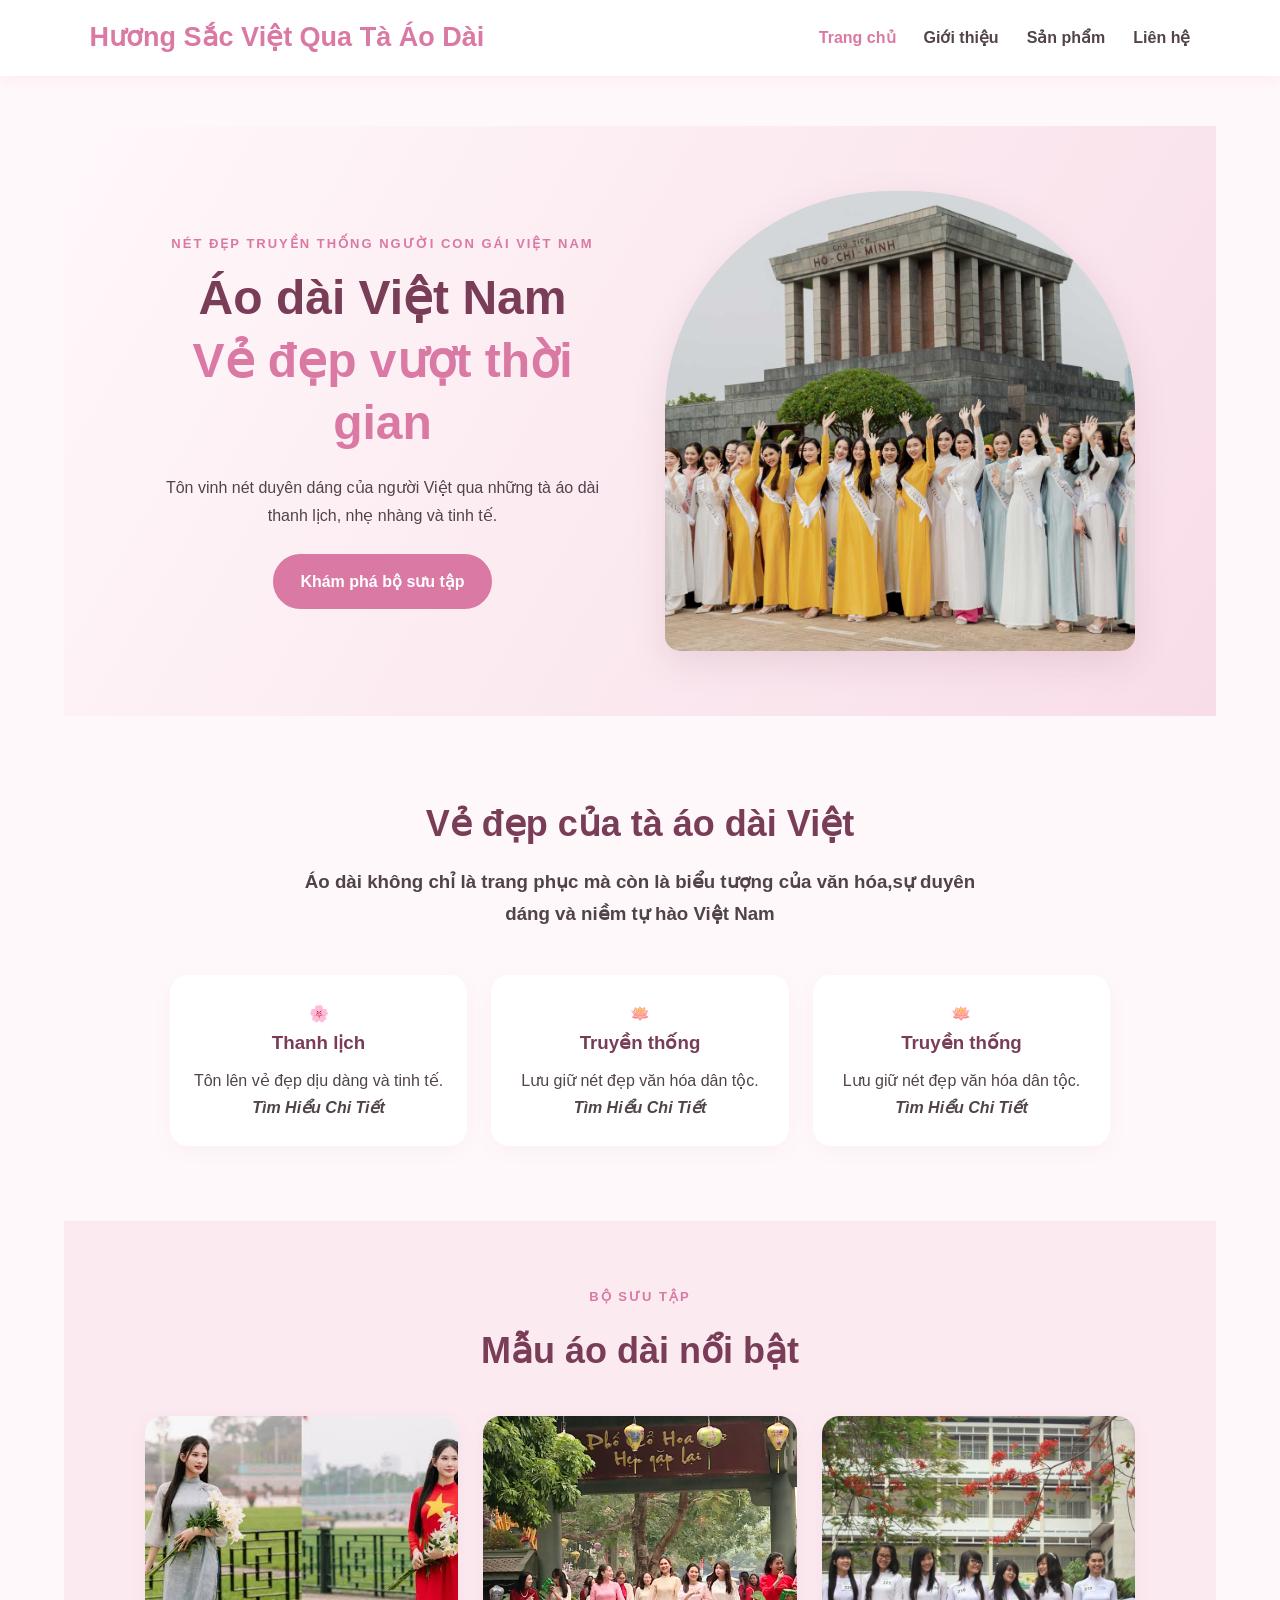
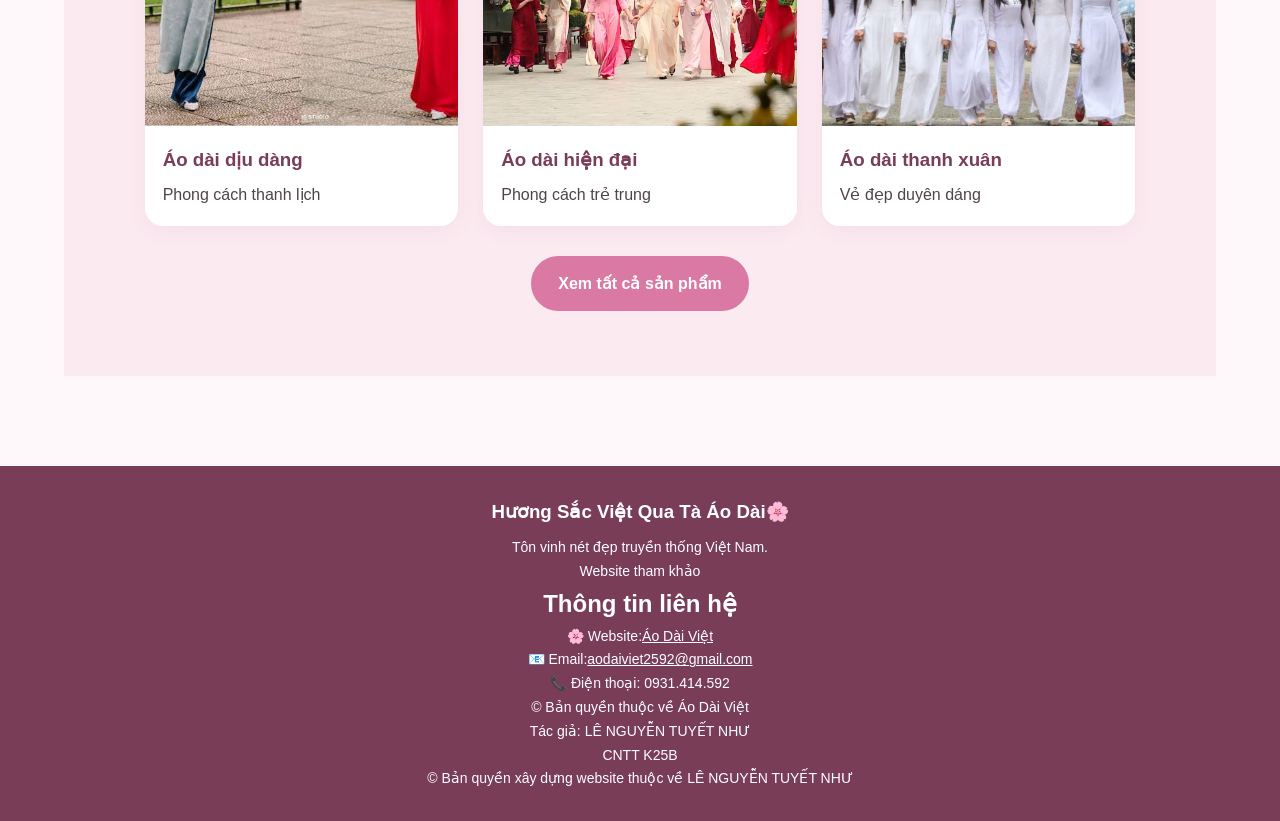
<file: webaodai/index.html>
<!DOCTYPE html>
<html lang="vi">
<head>
    <meta charset="UTF-8">
    <meta name="viewport" content="width=device-width, initial-scale=1.0">
    <title>Hương Sắc Việt Qua Tà Áo Dài</title>
    <link rel="stylesheet" href="css/dinhdangchung.css">
    <script src="javascript/dinhdangchung.javascript" defer></script>
</head>
<body>
    <header class="header">
        <a href="index.html" class="logo">Hương Sắc Việt Qua Tà Áo Dài</a>
        <button class="menu-toggle" aria-label="Mở menu">☰</button>
        <nav class="navbar">
            <a class="active" href="index.html"target="_blank">Trang chủ</a>
            <a href="webcon/gioithieu.html"target="_blank">Giới thiệu</a>
            <a href="webcon/sanpham.html"target="_blank">Sản phẩm</a>
            <a href="webcon/lienhe.html"target="_blank">Liên hệ</a>
        </nav>
    </header>
    <main class="sp-page">
        <div class="sp-petals" aria-hidden="true">
            <span>🌸</span><span>🌸</span><span>🌺</span><span>🌸</span><span>🌺</span><span>🌸</span><span>🌸</span>
        </div>
        <section class="hero">
            <div class="hero-content">
                <p class="subtitle">NÉT ĐẸP TRUYỀN THỐNG NGƯỜI CON GÁI VIỆT NAM</p>
                <h1>Áo dài Việt Nam<br>
                    <span>Vẻ đẹp vượt thời gian</span>
                </h1>
                <p>
                    Tôn vinh nét duyên dáng của người Việt qua
                    những tà áo dài thanh lịch, nhẹ nhàng và tinh tế.
                </p>
                <a href="webcon/sanpham.html" class="btn">
                    Khám phá bộ sưu tập
                </a>
            </div>
            <div class="hero-image">
                <img src="image/hoahau.jpg" alt="Ảnh Áo Dài Hoa Hậu">
            </div>
        </section>
        <section class="section">
            <div class="section-title">
                <p class="subtitle"><h2>Vẻ đẹp của tà áo dài Việt</h2></p>
                <h3><p>Áo dài không chỉ là trang phục mà còn là biểu tượng
                của văn hóa,sự duyên dáng và niềm tự hào Việt Nam</p></h3>
            </div>
            <div class="intro-card">
                <a href="https://scov.gov.vn/ban-sac-van-hoa/ao-dai-bieu-tuong-van-hoa-gan-voi-hinh-tuong-phu-nu-viet-nam.html" class="o-ao-dai"target="_blank">
                    <span class="bieu-tuong">🌸</span>
                    <h3>Thanh lịch</h3>
                    <p>Tôn lên vẻ đẹp dịu dàng và tinh tế.</p>
                    <span class="xem-them"><b><i>Tìm Hiểu Chi Tiết</i></b></span>
                </a>
            </div>
            <div class="intro-card">
                    <a href="https://hoilhpn.org.vn/web/guest/tin-chi-tiet/-/chi-tiet/lich-su-phat-trien-ao-dai-viet-nam-qua-cac-thoi-ky-35475-4513.html" class="o-ao-dai" target="_blank">
                        <span class="bieu-tuong">🪷</span>
                        <h3>Truyền thống</h3>
                        <p>Lưu giữ nét đẹp văn hóa dân tộc.</p>
                        <span class="xem-them"><b><i>Tìm Hiểu Chi Tiết</i></b></span>
                    </a>
            </div>
            <div class="intro-card">
                <a href="https://laodong.vn/dttg/van-hoa-kien-truc/giu-ban-sac-ao-dai-trong-xu-huong-thoi-trang-duong-dai-1676534.html"
                    class="o-ao-dai" target="_blank">
                    <span class="bieu-tuong">🪷</span>
                    <h3>Truyền thống</h3>
                    <p>Lưu giữ nét đẹp văn hóa dân tộc.</p>
                    <span class="xem-them"><b><i>Tìm Hiểu Chi Tiết</i></b></span>
                </a>
            </div>
        </section>
        <section class="section products-section">
            <div class="section-title">
                <p class="subtitle">BỘ SƯU TẬP</p>
                <h2>Mẫu áo dài nổi bật</h2>
            </div>
            <div class="product-grid">
                <article class="product-card">
                    <img src="image/aodaidiudang.jpg" alt="Ảnh Áo Dài Dịu Dàng">
                    <div class="product-info">
                        <h3>Áo dài dịu dàng</h3>
                        <p>Phong cách thanh lịch</p>
                    </div>
                </article>
                <article class="product-card">
                    <img src="image/anhnenaodai.jpg"
                         alt="Thời trang nữ thanh lịch">
                    <div class="product-info">
                        <h3>Áo dài hiện đại</h3>
                        <p>Phong cách trẻ trung</p>
                    </div>
                </article>
                <article class="product-card">
                    <img src="image/aodaithanhxuan.jpg" alt="Áo dài Thanh Xuân">
                    <div class="product-info">
                        <h3>Áo dài thanh xuân</h3>
                        <p>Vẻ đẹp duyên dáng</p>
                    </div>
                </article>
            </div>
            <div class="center">
                <a href="webcon/sanpham.html" class="btn">
                    Xem tất cả sản phẩm
                </a>
            </div>
        </section>
    </main>
    <footer class="footer">
        <h3>Hương Sắc Việt Qua Tà Áo Dài🌸</h3>
        <p>Tôn vinh nét đẹp truyền thống Việt Nam.</p>
        <p>Website tham khảo</p>
        <h2>Thông tin liên hệ</h2>
        <p> <a href="https://aodaiviett.vn/">🌸 Website:<u>Áo Dài Việt</u></a></p>
        <p> <a href="https://aodaiviett.vn/">📧 Email:</a><u>aodaiviet2592@gmail.com</u></p>
        <p>📞 Điện thoại: 0931.414.592</p>
        <p>© Bản quyền thuộc về Áo Dài Việt</p>
        <P>Tác giả: LÊ NGUYỄN TUYẾT NHƯ</P>
        <P>CNTT K25B</P>
        <p>© Bản quyền xây dựng website thuộc về LÊ NGUYỄN TUYẾT NHƯ</p>
    </footer>
</body>
</html>
</file>
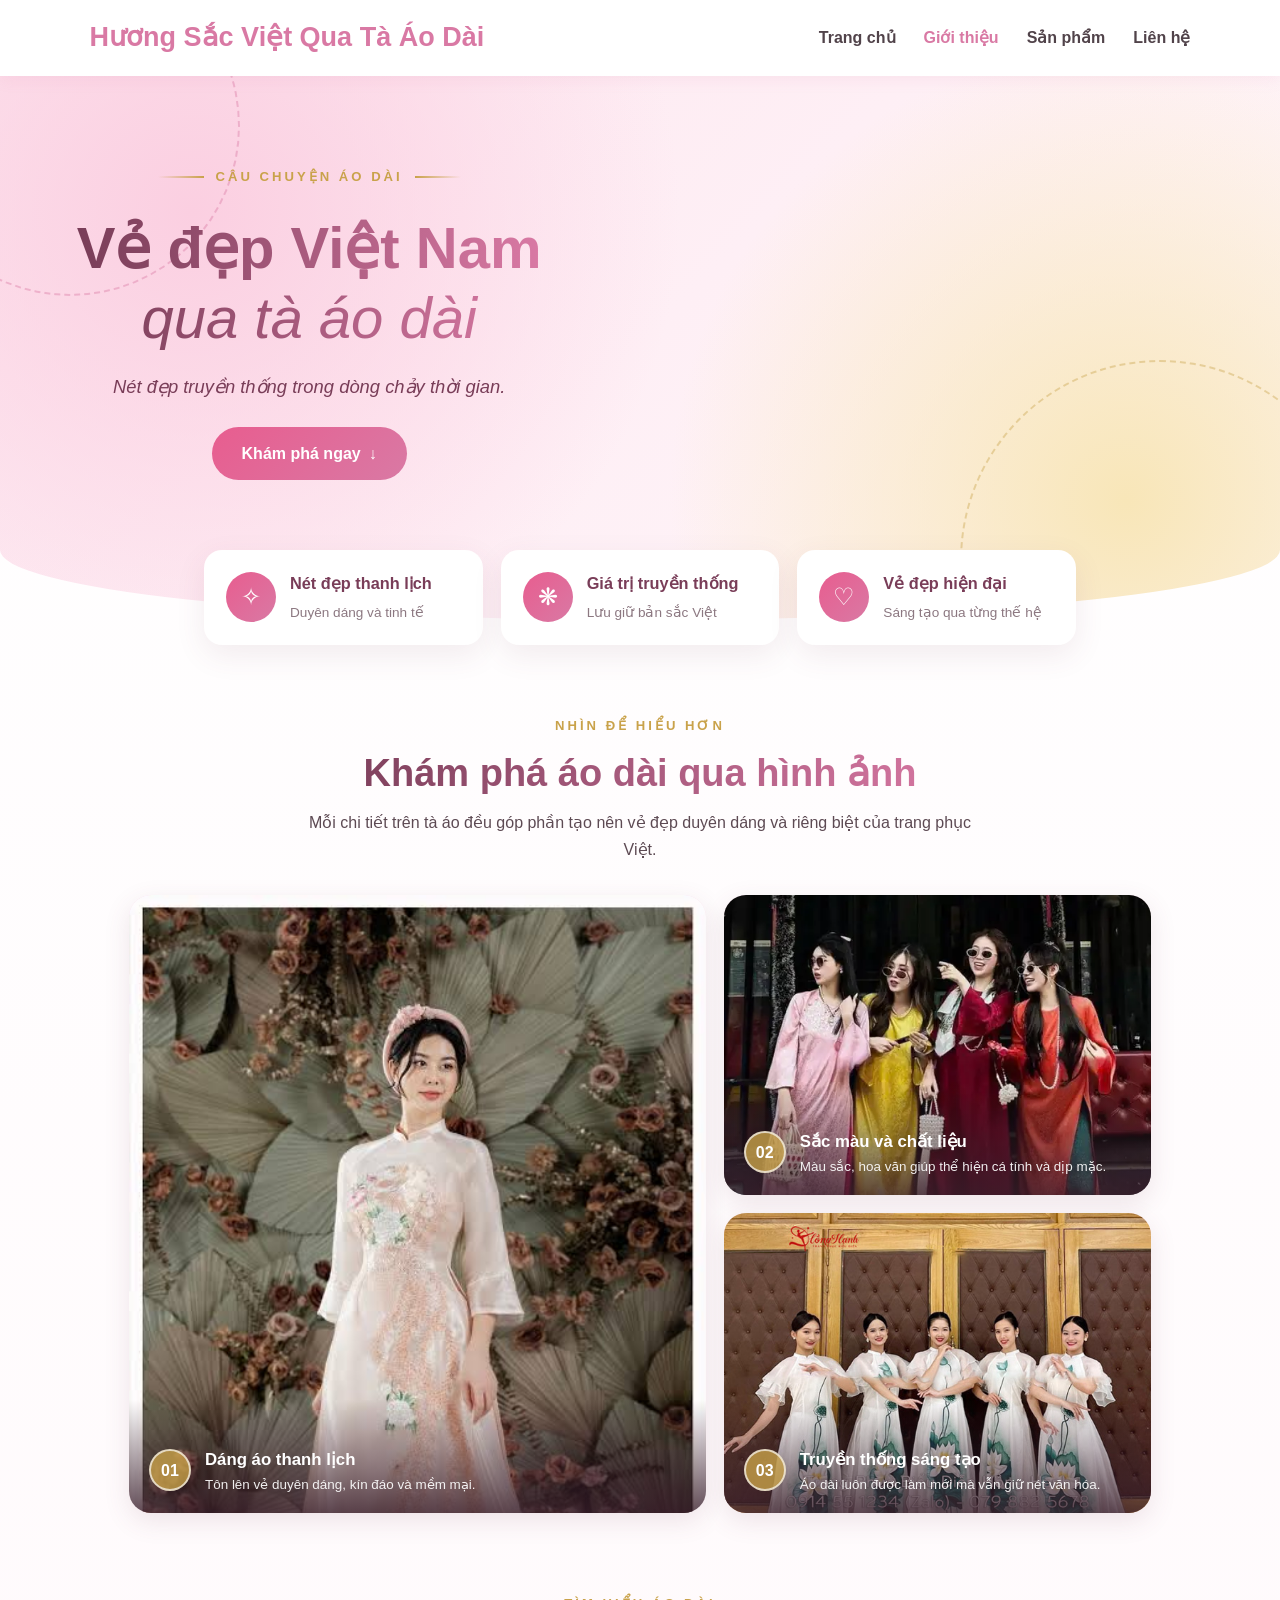
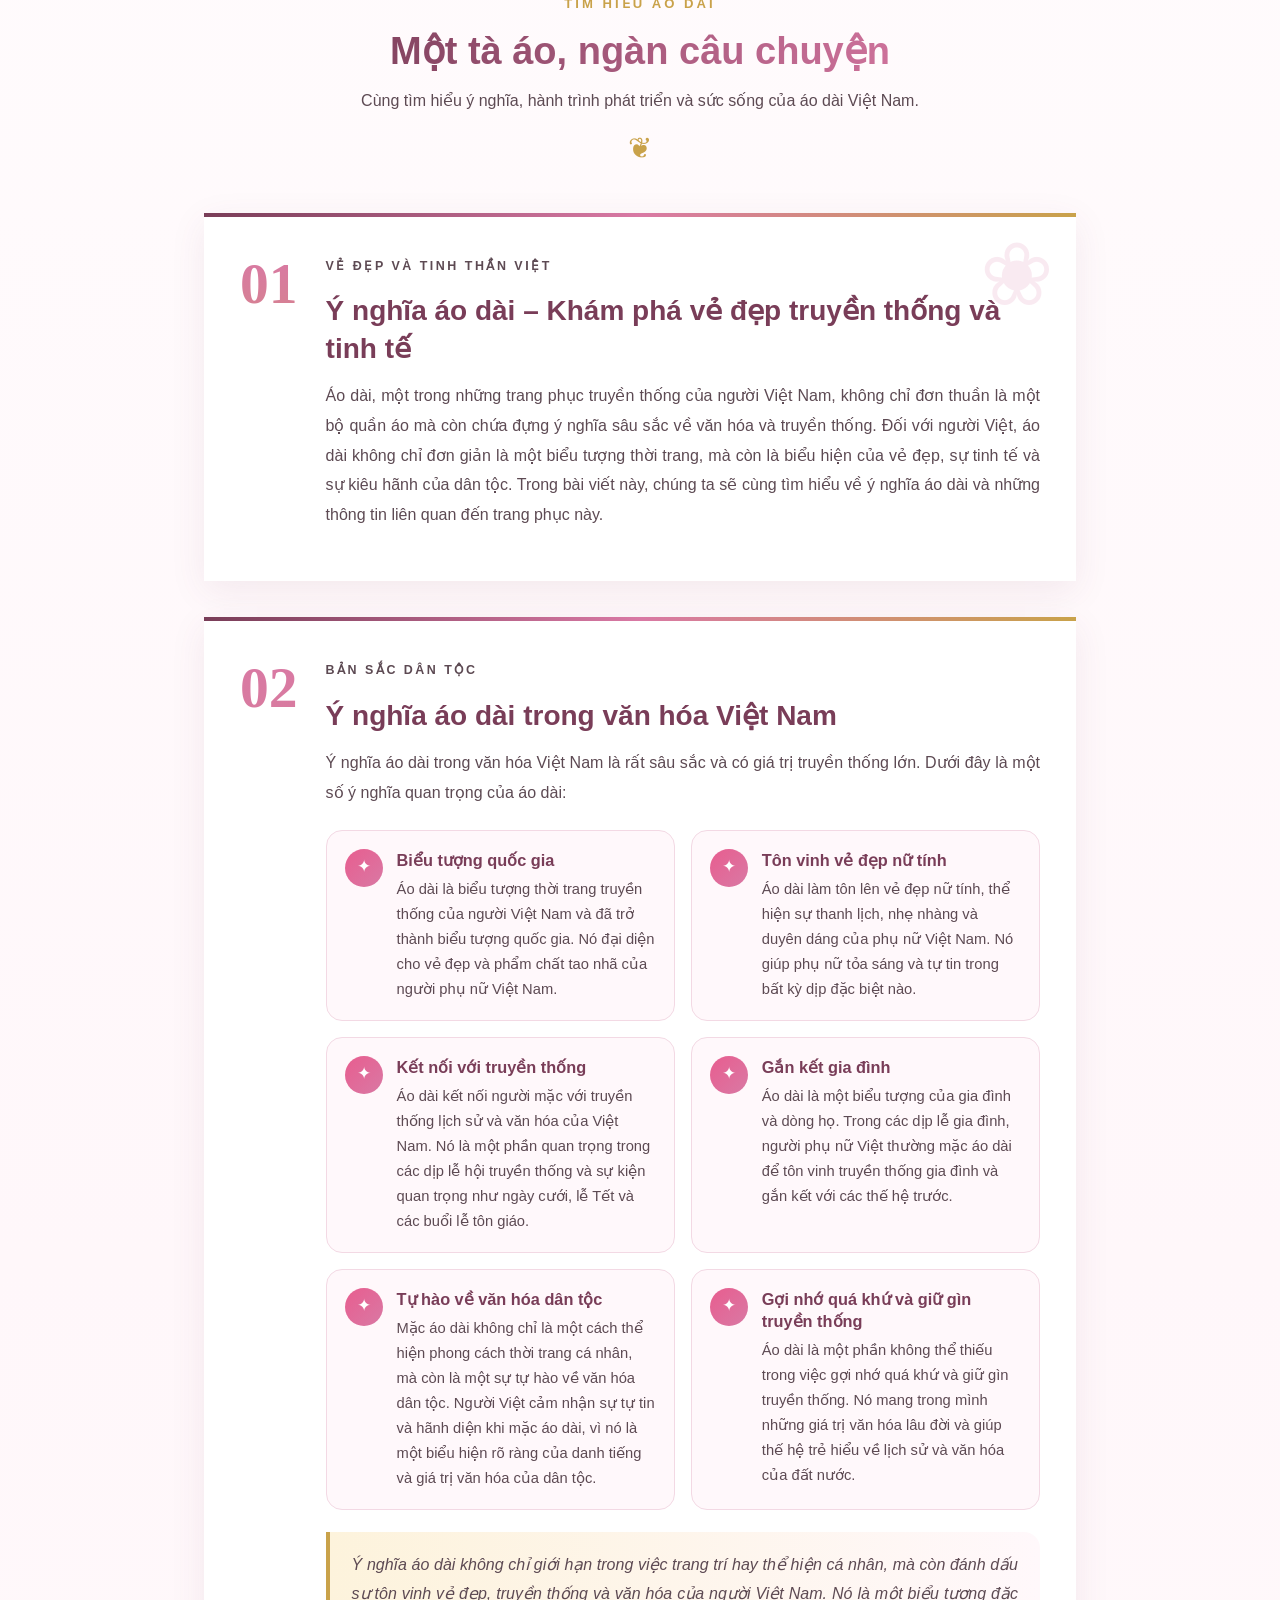
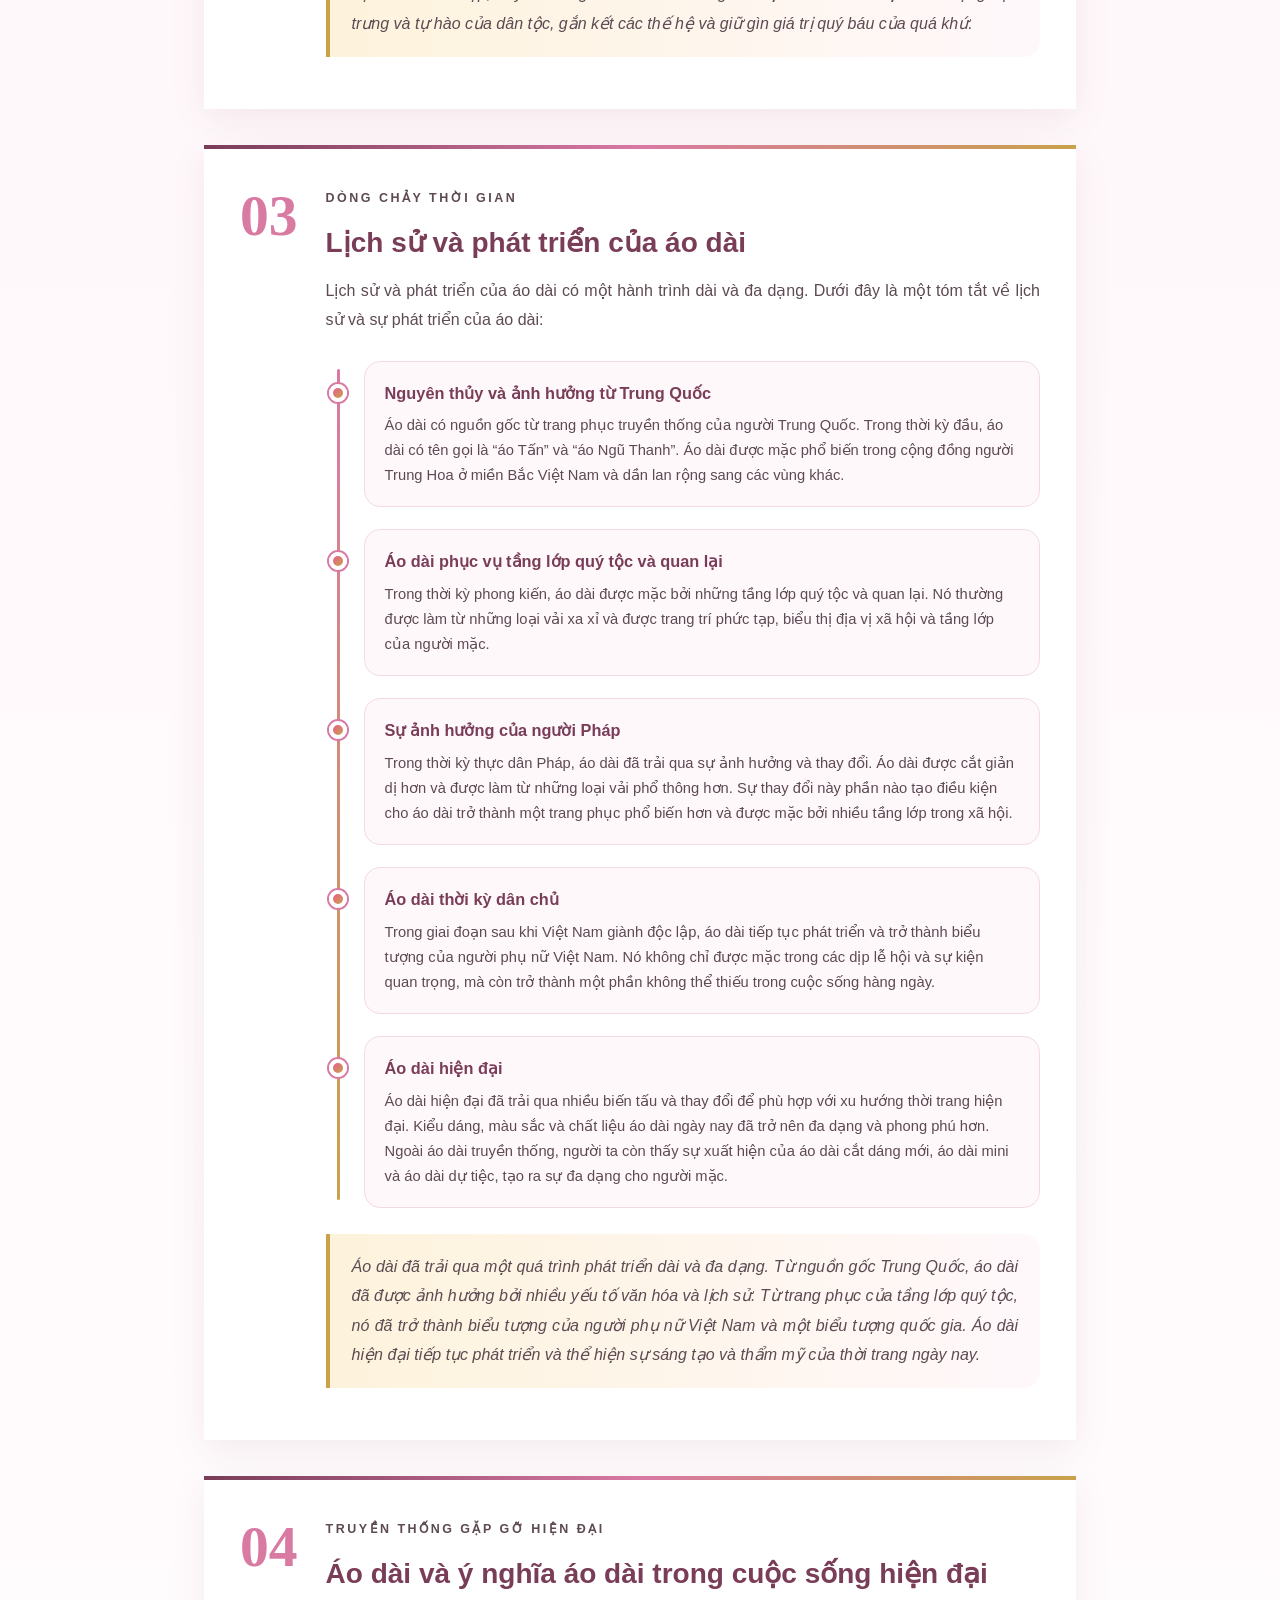
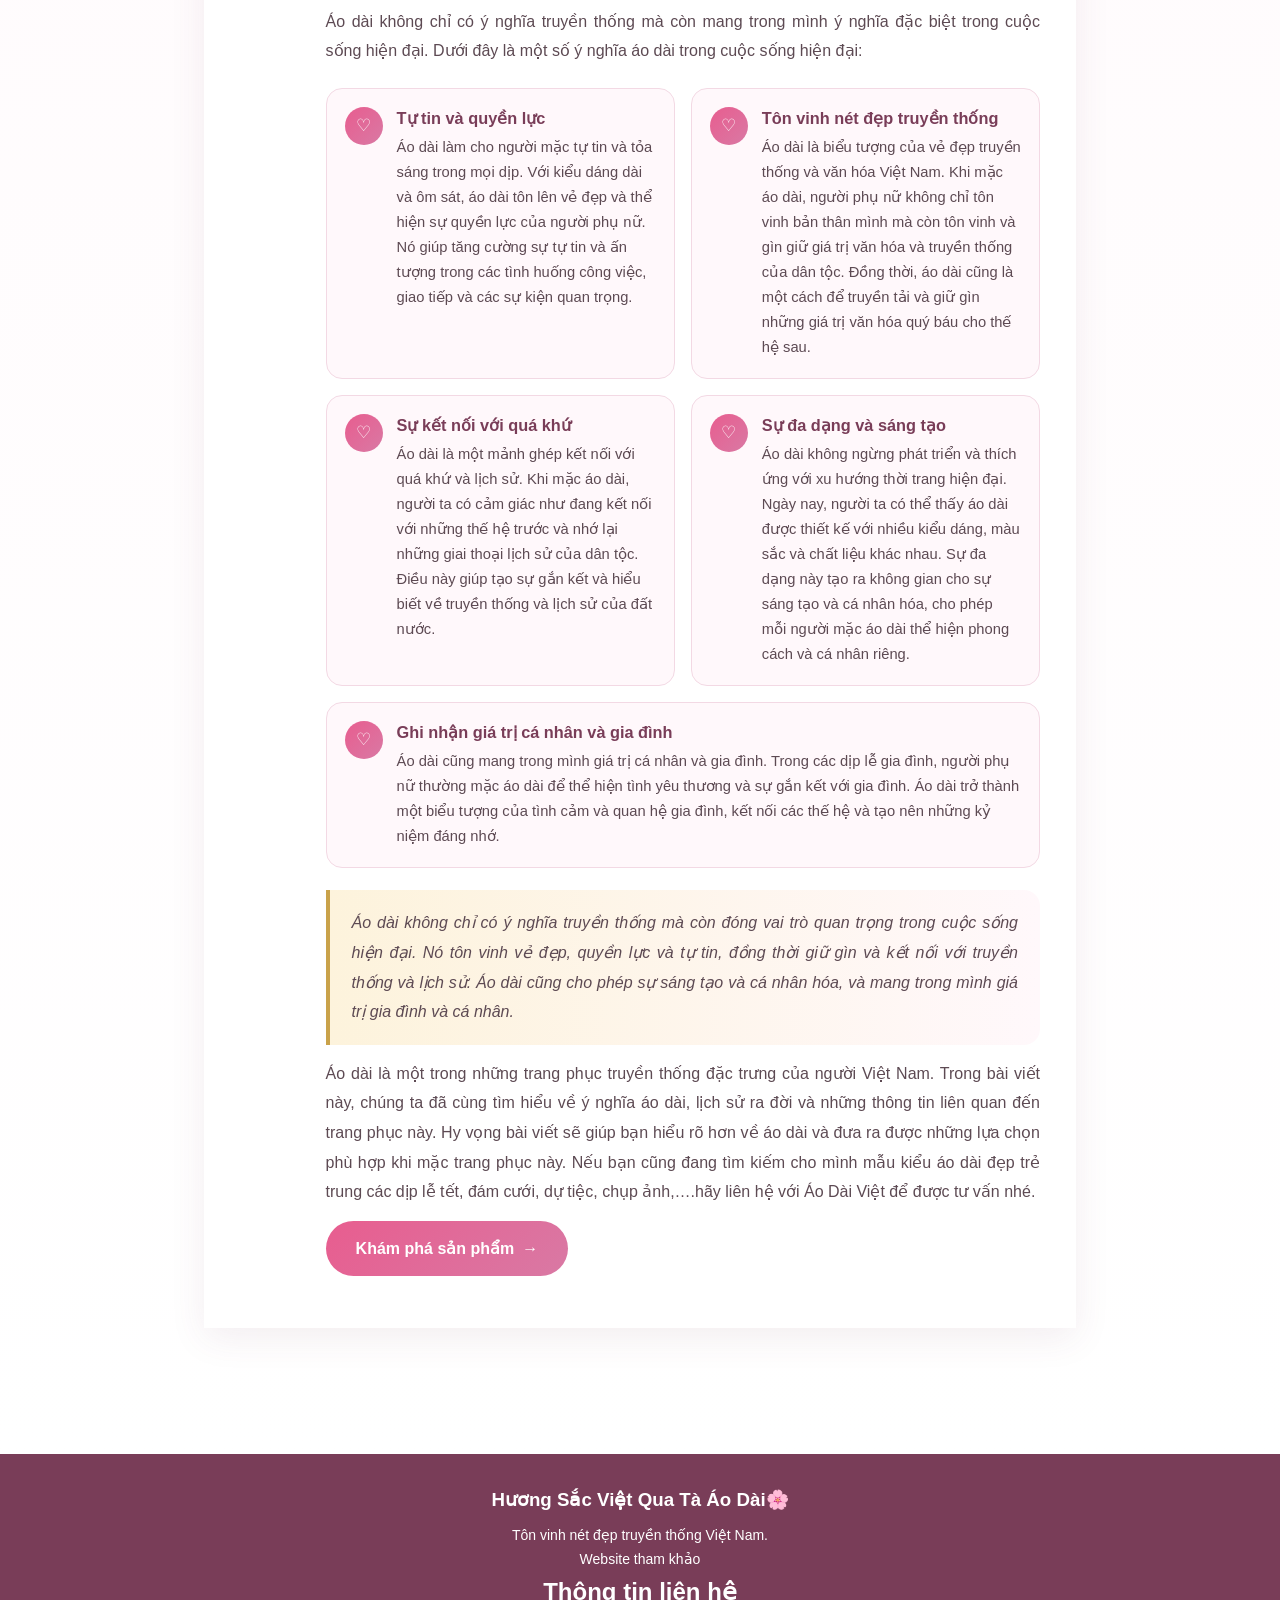
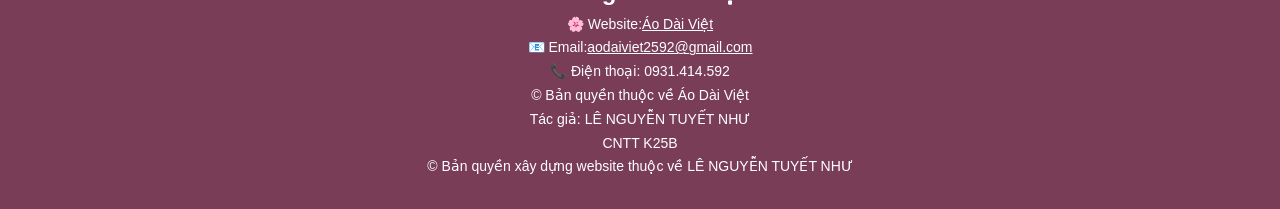
<file: webaodai/webcon/gioithieu.html>
<!DOCTYPE html>
<html lang="vi">
<head>
    <meta charset="UTF-8">
    <meta name="viewport" content="width=device-width, initial-scale=1.0">
    <title>Giới Thiệu - Hương Sắc Việt Qua Tà Áo Dài</title>
    <script>document.documentElement.className += " gt-js";</script>
    <link rel="stylesheet" href="../css/dinhdangchung.css">
    <script src="../javascript/dinhdangchung.javascript" defer></script>
</head>
<body>
    <header class="header">
        <a href="../index.html" class="logo">Hương Sắc Việt Qua Tà Áo Dài</a>
        <button class="menu-toggle" aria-label="Mở menu">☰</button>
        <nav class="navbar">
            <a href="../index.html"target="_blank">Trang chủ</a>
            <a class="active" href="gioithieu.html"target="_blank">Giới thiệu</a>
            <a href="sanpham.html"target="_blank">Sản phẩm</a>
            <a href="lienhe.html"target="_blank">Liên hệ</a>
        </nav>
    </header>
    <main class="gt-page">
                <div class="sp-petals" aria-hidden="true">
                    <span>🌸</span><span>🌸</span><span>🌺</span><span>🌸</span><span>🌺</span><span>🌸</span><span>🌸</span>
                </div>
        <section class="hero">
            <div class="hero-orbit orbit-one"></div>
            <div class="hero-orbit orbit-two"></div>
            <div class="hero-content">
                <p class="eyebrow"><span></span> CÂU CHUYỆN ÁO DÀI <span></span></p>
                <h1>Vẻ đẹp Việt Nam<br><em>qua tà áo dài</em></h1>
                <p class="hero-lead">Nét đẹp truyền thống trong dòng chảy thời gian.</p>
                <a href="#hanh-trinh" class="btn">Khám phá ngay <span>↓</span></a>
            </div>
        </section>
        <section class="intro-strip" aria-label="Điểm nổi bật">
            <div><span class="strip-icon">✧</span>
                <p><b>Nét đẹp thanh lịch</b><small>Duyên dáng và tinh tế</small></p>
            </div>
            <div><span class="strip-icon">❋</span>
                <p><b>Giá trị truyền thống</b><small>Lưu giữ bản sắc Việt</small></p>
            </div>
            <div><span class="strip-icon">♡</span>
                <p><b>Vẻ đẹp hiện đại</b><small>Sáng tạo qua từng thế hệ</small></p>
            </div>
        </section>
        <section class="visual-guide" aria-labelledby="visual-guide-title">
            <div class="visual-guide-heading">
                <p class="eyebrow">NHÌN ĐỂ HIỂU HƠN</p>
                <h2 id="visual-guide-title">Khám phá áo dài qua hình ảnh</h2>
                <p>Mỗi chi tiết trên tà áo đều góp phần tạo nên vẻ đẹp duyên dáng và riêng biệt của trang phục Việt.</p>
            </div>
            <div class="visual-grid">
                <figure class="visual-card visual-card-large">
                    <img src="../image/aodaithanhlich.jpg"
                        alt="Áo dài hoa thanh lịch, dáng ôm nhẹ" loading="lazy">
                    <figcaption><span>01</span>
                        <div><strong>Dáng áo thanh lịch</strong><small>Tôn lên vẻ duyên dáng, kín đáo và mềm mại.</small></div>
                    </figcaption>
                </figure>
                <figure class="visual-card">
                    <img src="../image/aodaisacmau.jpg"
                        alt="Áo dài gấm xanh mint với chất liệu mềm mại" loading="lazy">
                    <figcaption><span>02</span>
                        <div><strong>Sắc màu và chất liệu</strong><small>Màu sắc, hoa văn giúp thể hiện cá tính và dịp
                                mặc.</small></div>
                    </figcaption>
                </figure>
                <figure class="visual-card">
                    <img src="../image/truyenthongsangtao.jpg"
                        alt="Áo dài cách tân đỏ tay phồng đầy sáng tạo" loading="lazy">
                    <figcaption><span>03</span>
                        <div><strong>Truyền thống sáng tạo</strong><small>Áo dài luôn được làm mới mà vẫn giữ nét văn
                                hóa.</small></div>
                    </figcaption>
                </figure>
            </div>
        </section>
        <section class="article-wrap" id="hanh-trinh">
            <div class="section-heading">
                <p class="eyebrow">TÌM HIỂU ÁO DÀI</p>
                <h2>Một tà áo, ngàn câu chuyện</h2>
                <p>Cùng tìm hiểu ý nghĩa, hành trình phát triển và sức sống của áo dài Việt Nam.</p>
                <span class="heading-flourish">❦</span>
            </div>
            <article class="story-card">
                <div class="story-number">01</div>
                <div class="story-body">
                    <p class="story-kicker">VẺ ĐẸP VÀ TINH THẦN VIỆT</p>
                    <h2>Ý nghĩa áo dài – Khám phá vẻ đẹp truyền thống và tinh tế</h2>
                    <p>Áo dài, một trong những trang phục truyền thống của người Việt Nam, không chỉ đơn thuần là một bộ quần áo
                        mà còn chứa đựng ý nghĩa sâu sắc về văn hóa và truyền thống. Đối với người Việt, áo dài không chỉ đơn
                        giản là một biểu tượng thời trang, mà còn là biểu hiện của vẻ đẹp, sự tinh tế và sự kiêu hãnh của dân
                        tộc. Trong bài viết này, chúng ta sẽ cùng tìm hiểu về ý nghĩa áo dài và những thông tin liên quan đến
                        trang phục này.</p>
                </div>
                <div class="story-decoration">❀</div>
            </article>
            <article class="story-card">
                <div class="story-number">02</div>
                <div class="story-body">
                    <p class="story-kicker">BẢN SẮC DÂN TỘC</p>
                    <h2>Ý nghĩa áo dài trong văn hóa Việt Nam</h2>
                    <p>Ý nghĩa áo dài trong văn hóa Việt Nam là rất sâu sắc và có giá trị truyền thống lớn. Dưới đây là một số ý
                        nghĩa quan trọng của áo dài:</p>
                    <div class="meaning-grid">
                        <div class="meaning-item"><span>✦</span>
                            <div>
                                <h3>Biểu tượng quốc gia</h3>
                                <p>Áo dài là biểu tượng thời trang truyền thống của người Việt Nam và đã trở thành biểu tượng
                                    quốc gia. Nó đại diện cho vẻ đẹp và phẩm chất tao nhã của người phụ nữ Việt Nam.</p>
                            </div>
                        </div>
                        <div class="meaning-item"><span>✦</span>
                            <div>
                                <h3>Tôn vinh vẻ đẹp nữ tính</h3>
                                <p>Áo dài làm tôn lên vẻ đẹp nữ tính, thể hiện sự thanh lịch, nhẹ nhàng và duyên dáng của phụ nữ
                                    Việt Nam. Nó giúp phụ nữ tỏa sáng và tự tin trong bất kỳ dịp đặc biệt nào.</p>
                            </div>
                        </div>
                        <div class="meaning-item"><span>✦</span>
                            <div>
                                <h3>Kết nối với truyền thống</h3>
                                <p>Áo dài kết nối người mặc với truyền thống lịch sử và văn hóa của Việt Nam. Nó là một phần
                                    quan trọng trong các dịp lễ hội truyền thống và sự kiện quan trọng như ngày cưới, lễ Tết và
                                    các buổi lễ tôn giáo.</p>
                            </div>
                        </div>
                        <div class="meaning-item"><span>✦</span>
                            <div>
                                <h3>Gắn kết gia đình</h3>
                                <p>Áo dài là một biểu tượng của gia đình và dòng họ. Trong các dịp lễ gia đình, người phụ nữ
                                    Việt thường mặc áo dài để tôn vinh truyền thống gia đình và gắn kết với các thế hệ trước.
                                </p>
                            </div>
                        </div>
                        <div class="meaning-item"><span>✦</span>
                            <div>
                                <h3>Tự hào về văn hóa dân tộc</h3>
                                <p>Mặc áo dài không chỉ là một cách thể hiện phong cách thời trang cá nhân, mà còn là một sự tự
                                    hào về văn hóa dân tộc. Người Việt cảm nhận sự tự tin và hãnh diện khi mặc áo dài, vì nó là
                                    một biểu hiện rõ ràng của danh tiếng và giá trị văn hóa của dân tộc.</p>
                            </div>
                        </div>
                        <div class="meaning-item"><span>✦</span>
                            <div>
                                <h3>Gợi nhớ quá khứ và giữ gìn truyền thống</h3>
                                <p>Áo dài là một phần không thể thiếu trong việc gợi nhớ quá khứ và giữ gìn truyền thống. Nó
                                    mang trong mình những giá trị văn hóa lâu đời và giúp thế hệ trẻ hiểu về lịch sử và văn hóa
                                    của đất nước.</p>
                            </div>
                        </div>
                    </div>
                    <p class="closing-note">Ý nghĩa áo dài không chỉ giới hạn trong việc trang trí hay thể hiện cá nhân, mà còn
                        đánh dấu sự tôn vinh vẻ đẹp, truyền thống và văn hóa của người Việt Nam. Nó là một biểu tượng đặc trưng
                        và tự hào của dân tộc, gắn kết các thế hệ và giữ gìn giá trị quý báu của quá khứ.</p>
                </div>
            </article>
            <article class="story-card timeline-card">
                <div class="story-number">03</div>
                <div class="story-body">
                    <p class="story-kicker">DÒNG CHẢY THỜI GIAN</p>
                    <h2>Lịch sử và phát triển của áo dài</h2>
                    <p>Lịch sử và phát triển của áo dài có một hành trình dài và đa dạng. Dưới đây là một tóm tắt về lịch sử và
                        sự phát triển của áo dài:</p>
                    <div class="timeline">
                        <div class="timeline-item"><span class="timeline-dot"></span>
                            <div>
                                <h3>Nguyên thủy và ảnh hưởng từ Trung Quốc</h3>
                                <p>Áo dài có nguồn gốc từ trang phục truyền thống của người Trung Quốc. Trong thời kỳ đầu, áo
                                    dài có tên gọi là “áo Tấn” và “áo Ngũ Thanh”. Áo dài được mặc phổ biến trong cộng đồng người
                                    Trung Hoa ở miền Bắc Việt Nam và dần lan rộng sang các vùng khác.</p>
                            </div>
                        </div>
                        <div class="timeline-item"><span class="timeline-dot"></span>
                            <div>
                                <h3>Áo dài phục vụ tầng lớp quý tộc và quan lại</h3>
                                <p>Trong thời kỳ phong kiến, áo dài được mặc bởi những tầng lớp quý tộc và quan lại. Nó thường
                                    được làm từ những loại vải xa xỉ và được trang trí phức tạp, biểu thị địa vị xã hội và tầng
                                    lớp của người mặc.</p>
                            </div>
                        </div>
                        <div class="timeline-item"><span class="timeline-dot"></span>
                            <div>
                                <h3>Sự ảnh hưởng của người Pháp</h3>
                                <p>Trong thời kỳ thực dân Pháp, áo dài đã trải qua sự ảnh hưởng và thay đổi. Áo dài được cắt
                                    giản dị hơn và được làm từ những loại vải phổ thông hơn. Sự thay đổi này phần nào tạo điều
                                    kiện cho áo dài trở thành một trang phục phổ biến hơn và được mặc bởi nhiều tầng lớp trong
                                    xã hội.</p>
                            </div>
                        </div>
                        <div class="timeline-item"><span class="timeline-dot"></span>
                            <div>
                                <h3>Áo dài thời kỳ dân chủ</h3>
                                <p>Trong giai đoạn sau khi Việt Nam giành độc lập, áo dài tiếp tục phát triển và trở thành biểu
                                    tượng của người phụ nữ Việt Nam. Nó không chỉ được mặc trong các dịp lễ hội và sự kiện quan
                                    trọng, mà còn trở thành một phần không thể thiếu trong cuộc sống hàng ngày.</p>
                            </div>
                        </div>
                        <div class="timeline-item"><span class="timeline-dot"></span>
                            <div>
                                <h3>Áo dài hiện đại</h3>
                                <p>Áo dài hiện đại đã trải qua nhiều biến tấu và thay đổi để phù hợp với xu hướng thời trang
                                    hiện đại. Kiểu dáng, màu sắc và chất liệu áo dài ngày nay đã trở nên đa dạng và phong phú
                                    hơn. Ngoài áo dài truyền thống, người ta còn thấy sự xuất hiện của áo dài cắt dáng mới, áo
                                    dài mini và áo dài dự tiệc, tạo ra sự đa dạng cho người mặc.</p>
                            </div>
                        </div>
                    </div>
                    <p class="closing-note">Áo dài đã trải qua một quá trình phát triển dài và đa dạng. Từ nguồn gốc Trung Quốc,
                        áo dài đã được ảnh hưởng bởi nhiều yếu tố văn hóa và lịch sử. Từ trang phục của tầng lớp quý tộc, nó đã
                        trở thành biểu tượng của người phụ nữ Việt Nam và một biểu tượng quốc gia. Áo dài hiện đại tiếp tục phát
                        triển và thể hiện sự sáng tạo và thẩm mỹ của thời trang ngày nay.</p>
                </div>
            </article>
            <article class="story-card">
                <div class="story-number">04</div>
                <div class="story-body">
                    <p class="story-kicker">TRUYỀN THỐNG GẶP GỠ HIỆN ĐẠI</p>
                    <h2>Áo dài và ý nghĩa áo dài trong cuộc sống hiện đại</h2>
                    <p>Áo dài không chỉ có ý nghĩa truyền thống mà còn mang trong mình ý nghĩa đặc biệt trong cuộc sống hiện
                        đại. Dưới đây là một số ý nghĩa áo dài trong cuộc sống hiện đại:</p>
                    <div class="meaning-grid modern-grid">
                        <div class="meaning-item"><span>♡</span>
                            <div>
                                <h3>Tự tin và quyền lực</h3>
                                <p>Áo dài làm cho người mặc tự tin và tỏa sáng trong mọi dịp. Với kiểu dáng dài và ôm sát, áo
                                    dài tôn lên vẻ đẹp và thể hiện sự quyền lực của người phụ nữ. Nó giúp tăng cường sự tự tin
                                    và ấn tượng trong các tình huống công việc, giao tiếp và các sự kiện quan trọng.</p>
                            </div>
                        </div>
                        <div class="meaning-item"><span>♡</span>
                            <div>
                                <h3>Tôn vinh nét đẹp truyền thống</h3>
                                <p>Áo dài là biểu tượng của vẻ đẹp truyền thống và văn hóa Việt Nam. Khi mặc áo dài, người phụ
                                    nữ không chỉ tôn vinh bản thân mình mà còn tôn vinh và gìn giữ giá trị văn hóa và truyền
                                    thống của dân tộc. Đồng thời, áo dài cũng là một cách để truyền tải và giữ gìn những giá trị
                                    văn hóa quý báu cho thế hệ sau.</p>
                            </div>
                        </div>
                        <div class="meaning-item"><span>♡</span>
                            <div>
                                <h3>Sự kết nối với quá khứ</h3>
                                <p>Áo dài là một mảnh ghép kết nối với quá khứ và lịch sử. Khi mặc áo dài, người ta có cảm giác
                                    như đang kết nối với những thế hệ trước và nhớ lại những giai thoại lịch sử của dân tộc.
                                    Điều này giúp tạo sự gắn kết và hiểu biết về truyền thống và lịch sử của đất nước.</p>
                            </div>
                        </div>
                        <div class="meaning-item"><span>♡</span>
                            <div>
                                <h3>Sự đa dạng và sáng tạo</h3>
                                <p>Áo dài không ngừng phát triển và thích ứng với xu hướng thời trang hiện đại. Ngày nay, người
                                    ta có thể thấy áo dài được thiết kế với nhiều kiểu dáng, màu sắc và chất liệu khác nhau. Sự
                                    đa dạng này tạo ra không gian cho sự sáng tạo và cá nhân hóa, cho phép mỗi người mặc áo dài
                                    thể hiện phong cách và cá nhân riêng.</p>
                            </div>
                        </div>
                        <div class="meaning-item"><span>♡</span>
                            <div>
                                <h3>Ghi nhận giá trị cá nhân và gia đình</h3>
                                <p>Áo dài cũng mang trong mình giá trị cá nhân và gia đình. Trong các dịp lễ gia đình, người phụ
                                    nữ thường mặc áo dài để thể hiện tình yêu thương và sự gắn kết với gia đình. Áo dài trở
                                    thành một biểu tượng của tình cảm và quan hệ gia đình, kết nối các thế hệ và tạo nên những
                                    kỷ niệm đáng nhớ.</p>
                            </div>
                        </div>
                    </div>
                    <p class="closing-note">Áo dài không chỉ có ý nghĩa truyền thống mà còn đóng vai trò quan trọng trong cuộc
                        sống hiện đại. Nó tôn vinh vẻ đẹp, quyền lực và tự tin, đồng thời giữ gìn và kết nối với truyền thống và
                        lịch sử. Áo dài cũng cho phép sự sáng tạo và cá nhân hóa, và mang trong mình giá trị gia đình và cá
                        nhân.</p>
                    <p>Áo dài là một trong những trang phục truyền thống đặc trưng của người Việt Nam. Trong bài viết này, chúng
                        ta đã cùng tìm hiểu về ý nghĩa áo dài, lịch sử ra đời và những thông tin liên quan đến trang phục này.
                        Hy vọng bài viết sẽ giúp bạn hiểu rõ hơn về áo dài và đưa ra được những lựa chọn phù hợp khi mặc trang
                        phục này. Nếu bạn cũng đang tìm kiếm cho mình mẫu kiểu áo dài đẹp trẻ trung các dịp lễ tết, đám cưới, dự
                        tiệc, chụp ảnh,….hãy liên hệ với Áo Dài Việt để được tư vấn nhé.</p>
                    <p><a href="sanpham.html" class="btn">Khám phá sản phẩm <span>→</span></a></p>
                </div>
            </article>
        </section>
    </main>
    <footer class="footer">
        <h3>Hương Sắc Việt Qua Tà Áo Dài🌸</h3>
        <p>Tôn vinh nét đẹp truyền thống Việt Nam.</p>
        <p>Website tham khảo</p>
        <h2>Thông tin liên hệ</h2>
        <p> <a href="https://aodaiviett.vn/">🌸 Website:<u>Áo Dài Việt</u></a></p>
        <p> <a href="https://aodaiviett.vn/">📧 Email:</a><u>aodaiviet2592@gmail.com</u></p>
        <p>📞 Điện thoại: 0931.414.592</p>
        <p>© Bản quyền thuộc về Áo Dài Việt</p>
        <P>Tác giả: LÊ NGUYỄN TUYẾT NHƯ</P>
        <P>CNTT K25B</P>
        <p>© Bản quyền xây dựng website thuộc về LÊ NGUYỄN TUYẾT NHƯ</p>
    </footer>
</body>
</html>
</file>
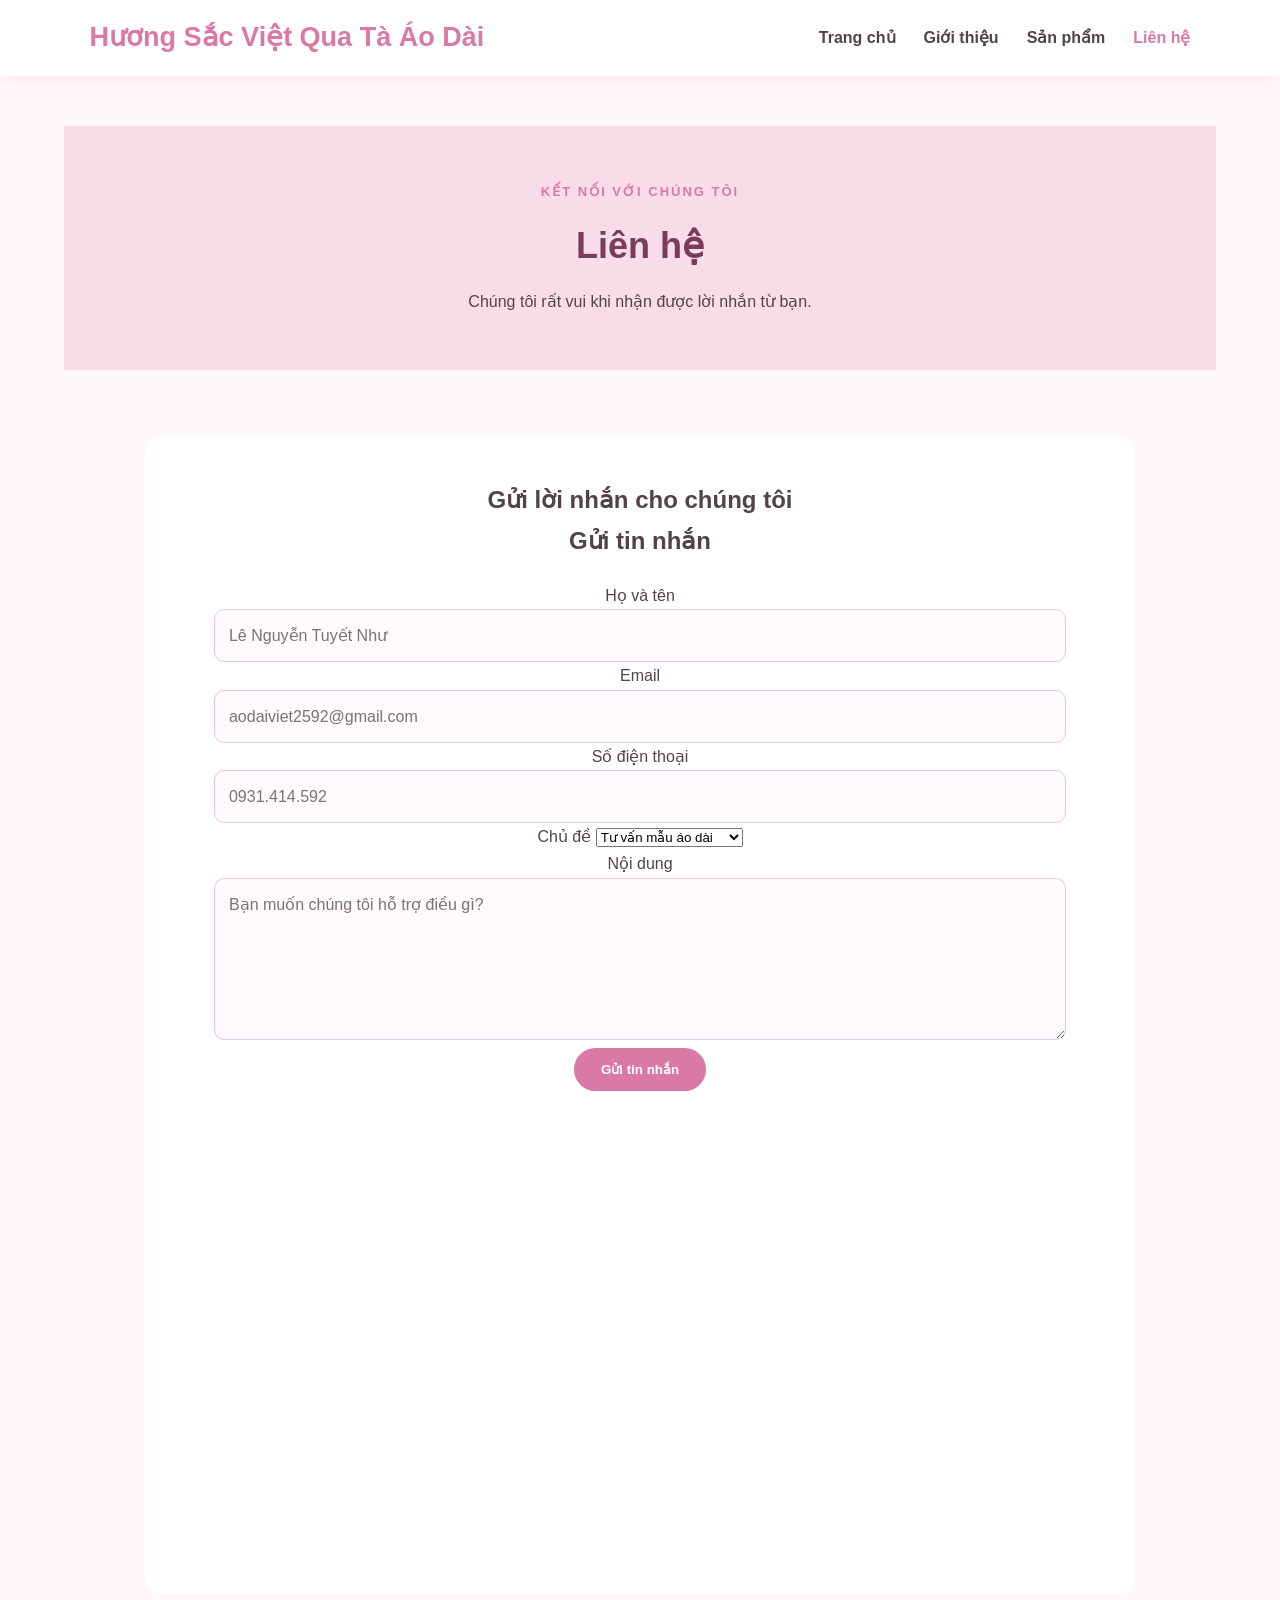
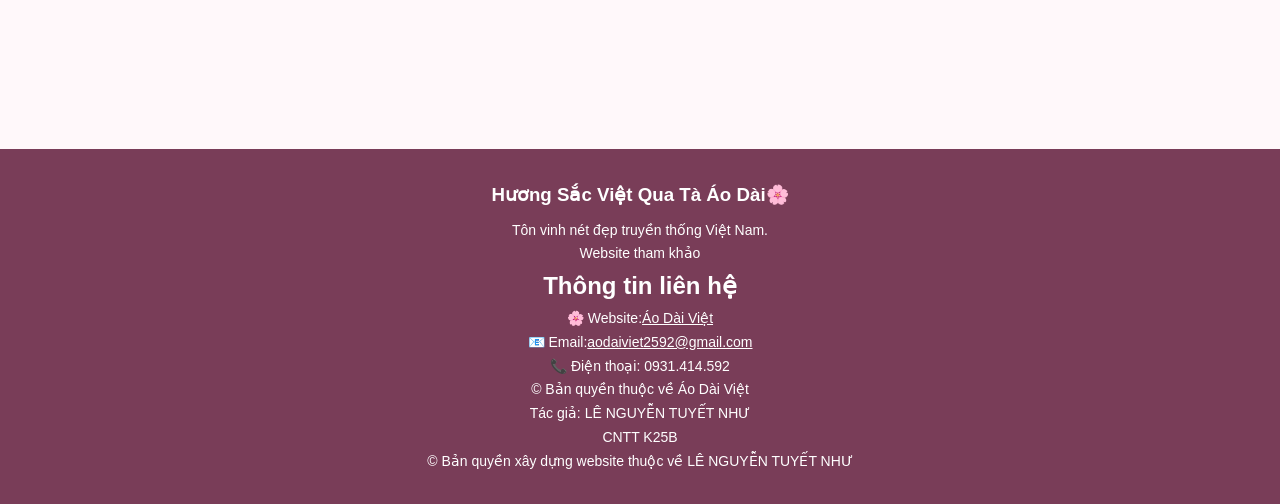
<file: webaodai/webcon/lienhe.html>
<!DOCTYPE html>
<html lang="vi">
<head>
    <meta charset="UTF-8">
    <meta name="viewport" content="width=device-width, initial-scale=1.0">
    <title>Liên hệ - Hương Sắc Việt Qua Tà Áo Dài</title>
    <link rel="stylesheet" href="../css/dinhdangchung.css">
    <script src="../javascript/dinhdangchung.javascript" defer></script>
</head>
<body>
    <header class="header">
        <a href="../index.html" class="logo">Hương Sắc Việt Qua Tà Áo Dài</a>
        <button class="menu-toggle" aria-label="Mở menu">☰</button>
        <nav class="navbar">
            <a href="../index.html"target="_blank">Trang chủ</a>
            <a href="gioithieu.html"target="_blank">Giới thiệu</a>
            <a href="sanpham.html"target="_blank">Sản phẩm</a>
            <a class="active" href="lienhe.html"target="_blank">Liên hệ</a>
        </nav>
    </header>
    <main class="sp-page">
        <div class="sp-petals" aria-hidden="true">
            <span>🌸</span><span>🌸</span><span>🌺</span><span>🌸</span><span>🌺</span><span>🌸</span><span>🌸</span>
        </div>
        <section class="page-title">
            <p class="subtitle">KẾT NỐI VỚI CHÚNG TÔI</p>
            <h1>Liên hệ</h1>
            <p>Chúng tôi rất vui khi nhận được lời nhắn từ bạn.</p>
        </section>
        <section class="section">
            <div class="content-box">
                <h2>Gửi lời nhắn cho chúng tôi</h2>
                <form class="contact-form reveal" id="contactForm" novalidate>
                    <h2 style="margin-bottom:20px">Gửi tin nhắn</h2>
                    <div class="form-group">
                        <label for="name">Họ và tên</label>
                        <input type="text" id="name" name="name" placeholder="Lê Nguyễn Tuyết Như">
                        <span class="error-text"></span>
                    </div>
                    <div class="form-group">
                        <label for="email">Email</label>
                        <input type="email" id="email" name="email" placeholder="aodaiviet2592@gmail.com">
                        <span class="error-text"></span>
                    </div>
                    <div class="form-group">
                        <label for="phone">Số điện thoại</label>
                        <input type="tel" id="phone" name="phone" placeholder="0931.414.592">
                        <span class="error-text"></span>
                    </div>
                    <div class="form-group">
                        <label for="topic">Chủ đề</label>
                        <select id="topic" name="topic">
                            <option>Tư vấn mẫu áo dài</option>
                            <option>May đo theo yêu cầu</option>
                            <option>Áo dài cưới</option>
                            <option>Khác</option>
                        </select>
                    </div>
                    <div class="form-group">
                        <label for="message">Nội dung</label>
                        <textarea id="message" name="message" rows="5" placeholder="Bạn muốn chúng tôi hỗ trợ điều gì?"></textarea>
                        <span class="error-text"></span>
                    </div>
                    <button type="submit" class="btn" onclick="alert('CẢM ƠN BẠN')">Gửi tin nhắn</button>
                    <div class="form-success" id="formSuccess"></div>
                </form>
                <div class="map-box reveal">
                <iframe
                    src="https://www.google.com/maps/embed?pb=!1m14!1m8!1m3!1d7839.948732060828!2d106.63202!3d10.736458999999998!3m2!1i1024!2i768!4f13.1!3m3!1m2!1s0x31752e77a7eec447%3A0x1fc907a21b81ce0e!2zMzcgxJAuIEzDvSBDaGnDqnUgSG_DoG5nLCBLaHUgSUksIELDrG5oIFBow7osIEjhu5MgQ2jDrSBNaW5oLCBWaeG7h3QgTmFt!5e0!3m2!1svi!2sus!4v1791729573308!5m2!1svi!2sus"
                    width="600" height="450" style="border:0;" allowfullscreen="" loading="lazy"
                    referrerpolicy="strict-origin-when-cross-origin"></iframe>
                </div>
            </div>
        </section>
    </main>
    <footer class="footer">
        <h3>Hương Sắc Việt Qua Tà Áo Dài🌸</h3>
        <p>Tôn vinh nét đẹp truyền thống Việt Nam.</p>
        <p>Website tham khảo</p>
        <h2>Thông tin liên hệ</h2>
        <p> <a href="https://aodaiviett.vn/">🌸 Website:<u>Áo Dài Việt</u></a></p>
        <p> <a href="https://aodaiviett.vn/">📧 Email:</a><u>aodaiviet2592@gmail.com</u></p>
        <p>📞 Điện thoại: 0931.414.592</p>
        <p>© Bản quyền thuộc về Áo Dài Việt</p>
        <P>Tác giả: LÊ NGUYỄN TUYẾT NHƯ</P>
        <P>CNTT K25B</P>
        <p>© Bản quyền xây dựng website thuộc về LÊ NGUYỄN TUYẾT NHƯ</p>
    </footer>
</body>

</html>
</file>
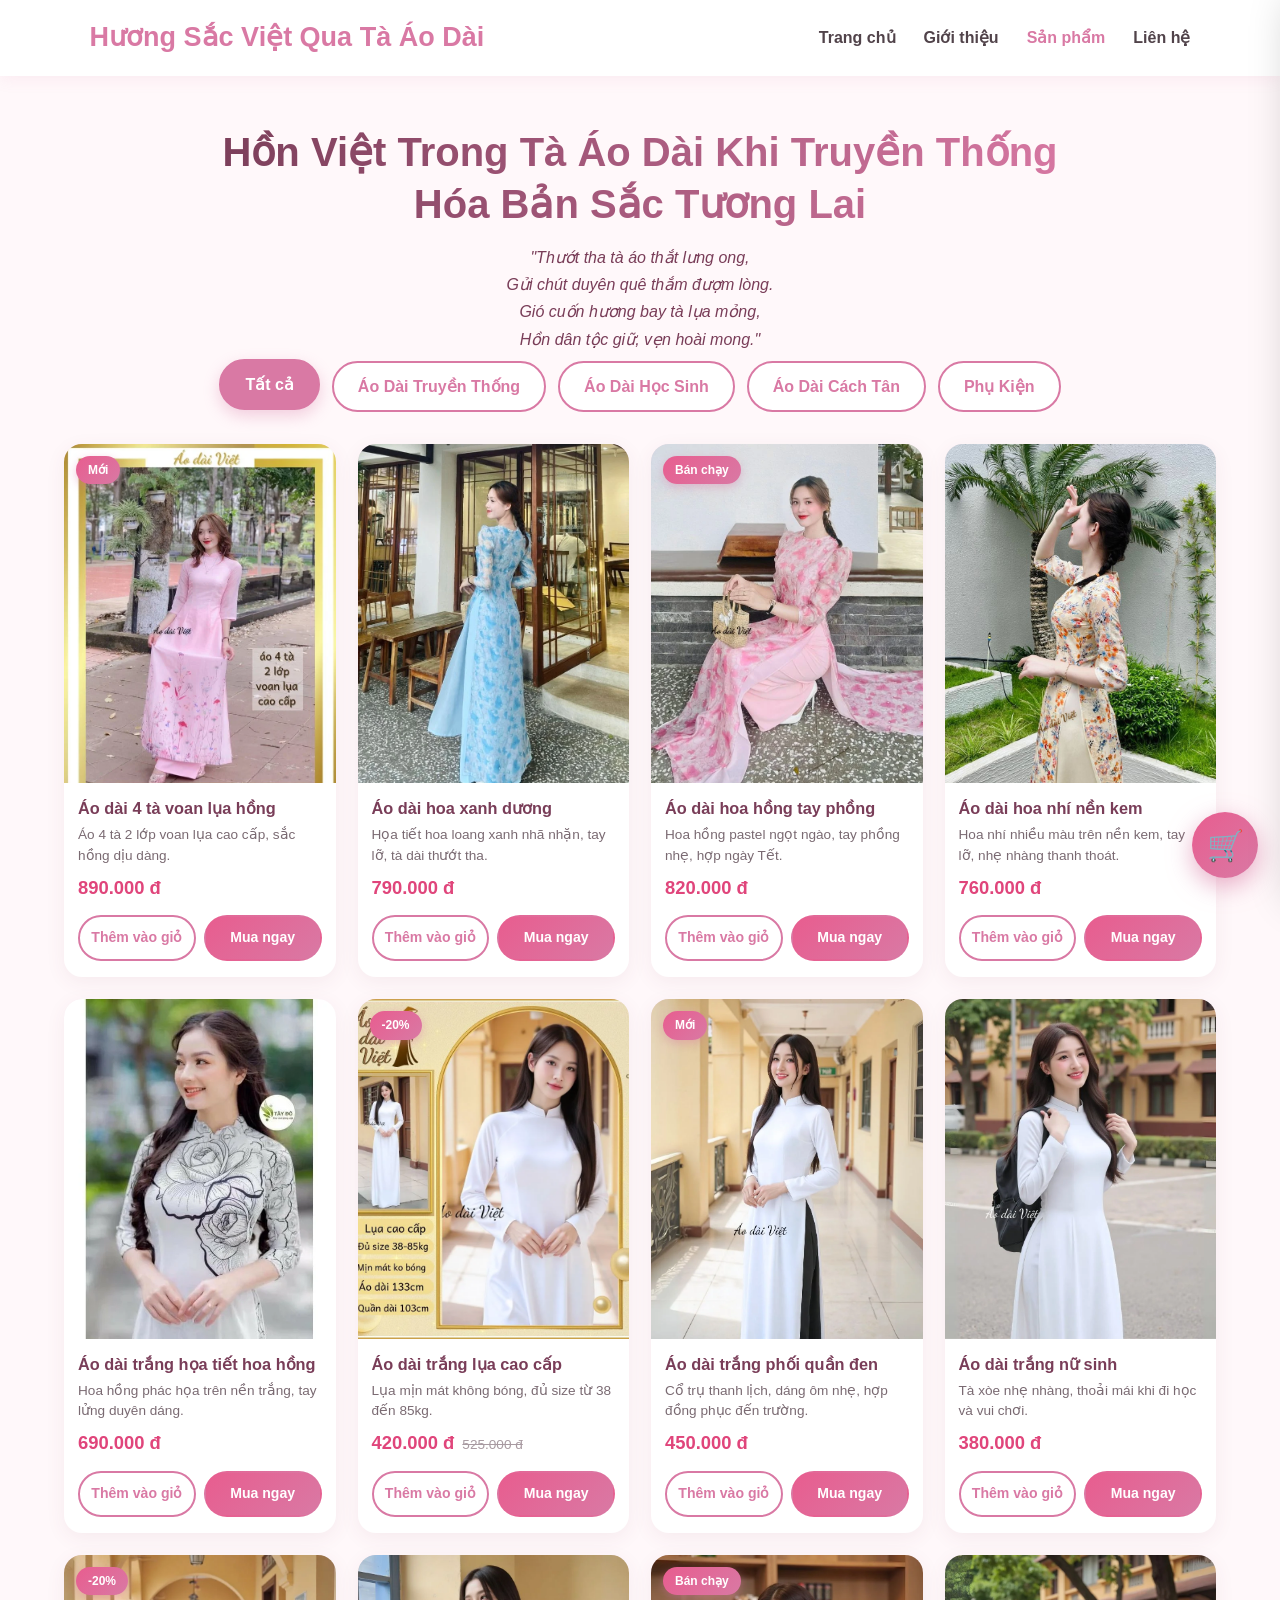
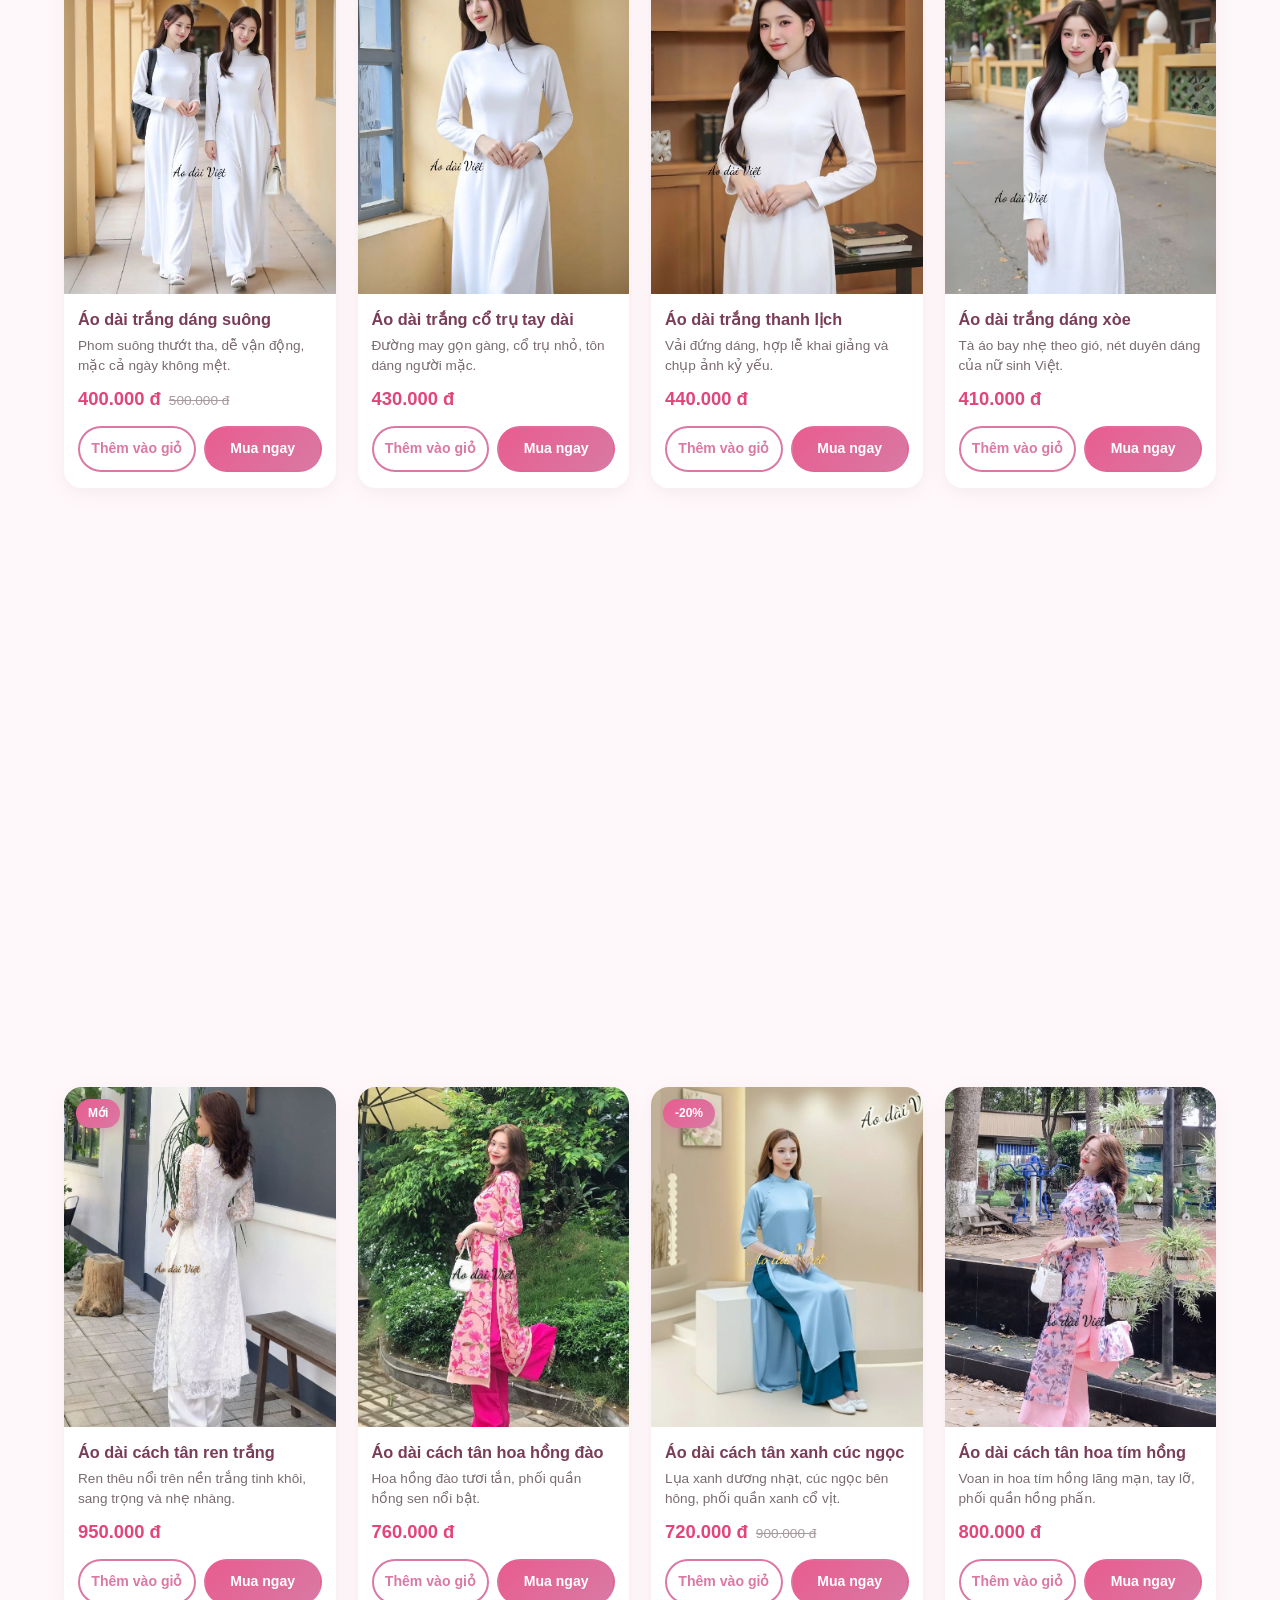
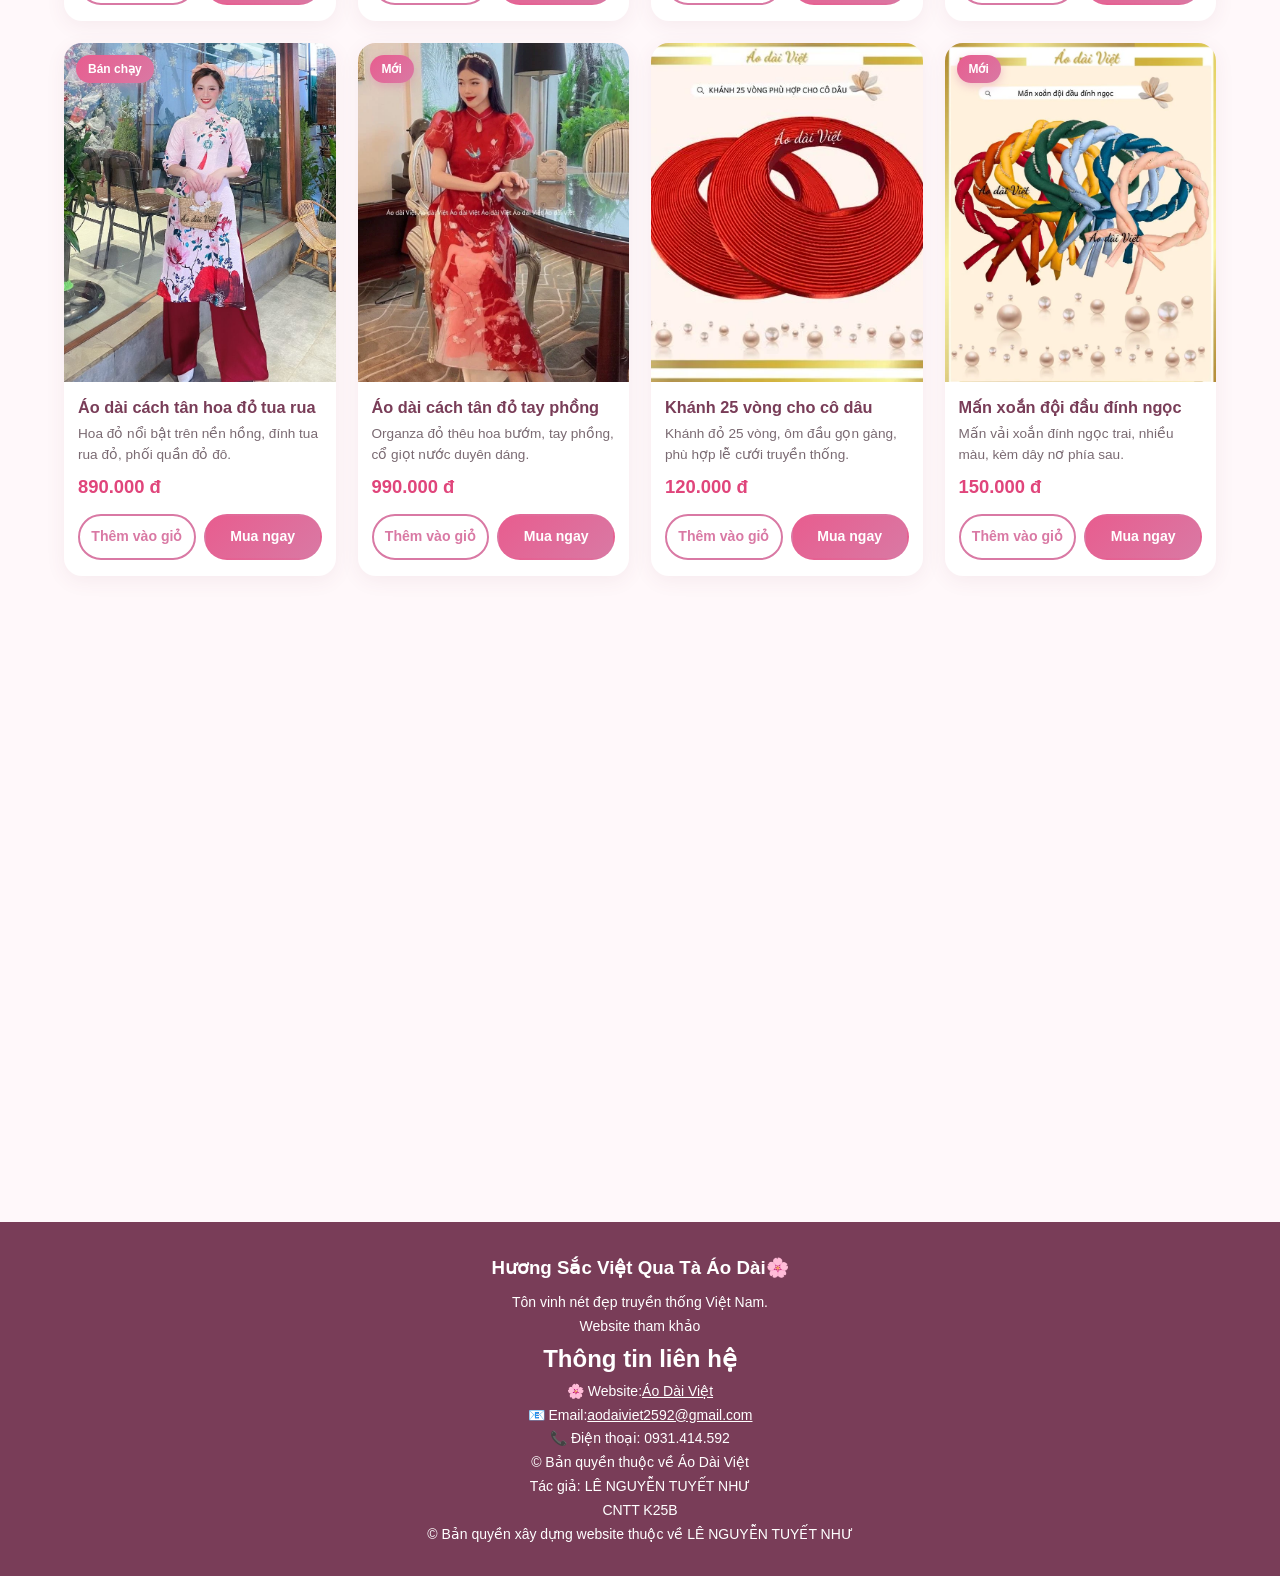
<file: webaodai/webcon/sanpham.html>
<!DOCTYPE html>
<html lang="vi">
<head>
    <meta charset="UTF-8">
    <meta name="viewport" content="width=device-width, initial-scale=1.0">
    <title>Sản Phẩm - Hương Sắc Việt Qua Tà Áo Dài</title>
    <script>document.documentElement.className += " sp-js";</script>
    <link rel="stylesheet" href="../css/dinhdangchung.css">
    <script src="../javascript/dinhdangchung.javascript" defer></script>
</head>
<body>
    <header class="header">
        <a href="../index.html" class="logo">Hương Sắc Việt Qua Tà Áo Dài</a>
        <button class="menu-toggle" aria-label="Mở menu">☰</button>
        <nav class="navbar">
            <a href="../index.html"target="_blank">Trang chủ</a>
            <a href="gioithieu.html"target="_blank">Giới thiệu</a>
            <a class="active" href="sanpham.html"target="_blank">Sản phẩm</a>
            <a href="lienhe.html"target="_blank">Liên hệ</a>
        </nav>
    </header>
    <main class="sp-page">
            <div class="sp-petals" aria-hidden="true">
            <span>🌸</span><span>🌸</span><span>🌺</span><span>🌸</span><span>🌺</span><span>🌸</span><span>🌸</span>
        </div>
        <h1 class="sp-title">Hồn Việt Trong Tà Áo Dài Khi Truyền Thống Hóa Bản Sắc Tương Lai</h1>
        <div class="sp-poem">
            <p>"Thướt tha tà áo thắt lưng ong,</p>
            <p>Gửi chút duyên quê thắm đượm lòng.</p>
            <p>Gió cuốn hương bay tà lụa mỏng,</p>
            <p>Hồn dân tộc giữ, vẹn hoài mong."</p>
        </div>
        <div class="sp-filters">
            <button type="button" class="sp-filter active" data-filter="all">Tất cả</button>
            <button type="button" class="sp-filter" data-filter="truyen-thong">Áo Dài Truyền Thống</button>
            <button type="button" class="sp-filter" data-filter="hoc-sinh">Áo Dài Học Sinh</button>
            <button type="button" class="sp-filter" data-filter="cach-tan">Áo Dài Cách Tân</button>
            <button type="button" class="sp-filter" data-filter="phu-kien">Phụ Kiện</button>
        </div>
        <div class="sp-grid" id="spGrid">
            <article class="sp-card" data-cat="truyen-thong" data-id="tt1" data-name="Áo dài 4 tà voan lụa hồng" data-price="890000" data-img="../images/aodaitruyenthong1.jpg">
                <div class="sp-img">
                    <span class="sp-badge">Mới</span>
                    <div class="sp-ph">👘</div>
                    <img src="../image/aodaitruyenthong1.jpg" alt="Áo dài 4 tà voan lụa hồng" loading="lazy" onerror="this.style.display='none'">
                </div>
                <div class="sp-body">
                    <h3>Áo dài 4 tà voan lụa hồng</h3>
                    <p class="sp-desc">Áo 4 tà 2 lớp voan lụa cao cấp, sắc hồng dịu dàng.</p>
                    <div class="sp-price"><b>890.000 đ</b></div>
                    <div class="sp-actions">
                        <button type="button" class="sp-btn sp-add">Thêm vào giỏ</button>
                        <button type="button" class="sp-btn sp-buy">Mua ngay</button>
                    </div>
                </div>
            </article>
            <article class="sp-card" data-cat="truyen-thong" data-id="tt2" data-name="Áo dài hoa xanh dương" data-price="790000" data-img="../images/aodaitruyenthong2.jpg">
                <div class="sp-img">
                    <div class="sp-ph">👘</div>
                    <img src="../image/aodaitruyenthong2.jpg" alt="Áo dài hoa xanh dương" loading="lazy" onerror="this.style.display='none'">
                </div>
                <div class="sp-body">
                    <h3>Áo dài hoa xanh dương</h3>
                    <p class="sp-desc">Họa tiết hoa loang xanh nhã nhặn, tay lỡ, tà dài thướt tha.</p>
                    <div class="sp-price"><b>790.000 đ</b></div>
                    <div class="sp-actions">
                        <button type="button" class="sp-btn sp-add">Thêm vào giỏ</button>
                        <button type="button" class="sp-btn sp-buy">Mua ngay</button>
                    </div>
                </div>
            </article>
            <article class="sp-card" data-cat="truyen-thong" data-id="tt3" data-name="Áo dài hoa hồng tay phồng" data-price="820000" data-img="../images/aodaitruyenthong3.jpg">
                <div class="sp-img">
                    <span class="sp-badge">Bán chạy</span>
                    <div class="sp-ph">👘</div>
                    <img src="../image/aodaitruyenthong3.jpg" alt="Áo dài hoa hồng tay phồng" loading="lazy" onerror="this.style.display='none'">
                </div>
                <div class="sp-body">
                    <h3>Áo dài hoa hồng tay phồng</h3>
                    <p class="sp-desc">Hoa hồng pastel ngọt ngào, tay phồng nhẹ, hợp ngày Tết.</p>
                    <div class="sp-price"><b>820.000 đ</b></div>
                    <div class="sp-actions">
                        <button type="button" class="sp-btn sp-add">Thêm vào giỏ</button>
                        <button type="button" class="sp-btn sp-buy">Mua ngay</button>
                    </div>
                </div>
            </article>
            <article class="sp-card" data-cat="truyen-thong" data-id="tt4" data-name="Áo dài hoa nhí nền kem" data-price="760000" data-img="../images/aodaitruyenthong4.jpg">
                <div class="sp-img">
                    <div class="sp-ph">👘</div>
                    <img src="../image/aodaitruyenthong4.jpg" alt="Áo dài hoa nhí nền kem" loading="lazy" onerror="this.style.display='none'">
                </div>
                <div class="sp-body">
                    <h3>Áo dài hoa nhí nền kem</h3>
                    <p class="sp-desc">Hoa nhí nhiều màu trên nền kem, tay lỡ, nhẹ nhàng thanh thoát.</p>
                    <div class="sp-price"><b>760.000 đ</b></div>
                    <div class="sp-actions">
                        <button type="button" class="sp-btn sp-add">Thêm vào giỏ</button>
                        <button type="button" class="sp-btn sp-buy">Mua ngay</button>
                    </div>
                </div>
            </article>
            <article class="sp-card" data-cat="truyen-thong" data-id="tt5" data-name="Áo dài trắng họa tiết hoa hồng" data-price="690000" data-img="../images/aodaitruyenthong5.jpg">
                <div class="sp-img">
                    <div class="sp-ph">👘</div>
                    <img src="../image/aodaitruyenthong5.jpg" alt="Áo dài trắng họa tiết hoa hồng" loading="lazy" onerror="this.style.display='none'">
                </div>
                <div class="sp-body">
                    <h3>Áo dài trắng họa tiết hoa hồng</h3>
                    <p class="sp-desc">Hoa hồng phác họa trên nền trắng, tay lửng duyên dáng.</p>
                    <div class="sp-price"><b>690.000 đ</b></div>
                    <div class="sp-actions">
                        <button type="button" class="sp-btn sp-add">Thêm vào giỏ</button>
                        <button type="button" class="sp-btn sp-buy">Mua ngay</button>
                    </div>
                </div>
            </article>
            <article class="sp-card" data-cat="hoc-sinh" data-id="hs6" data-name="Áo dài trắng lụa cao cấp" data-price="420000" data-img="../images/aodaihocsinh6.jpg">
                <div class="sp-img">
                    <span class="sp-badge">-20%</span>
                    <div class="sp-ph">👘</div>
                    <img src="../image/aodaihocsinh6.jpg" alt="Áo dài trắng lụa cao cấp" loading="lazy" onerror="this.style.display='none'">
                </div>
                <div class="sp-body">
                    <h3>Áo dài trắng lụa cao cấp</h3>
                    <p class="sp-desc">Lụa mịn mát không bóng, đủ size từ 38 đến 85kg.</p>
                    <div class="sp-price"><b>420.000 đ</b><s>525.000 đ</s></div>
                    <div class="sp-actions">
                        <button type="button" class="sp-btn sp-add">Thêm vào giỏ</button>
                        <button type="button" class="sp-btn sp-buy">Mua ngay</button>
                    </div>
                </div>
            </article>
            <article class="sp-card" data-cat="hoc-sinh" data-id="hs7" data-name="Áo dài trắng phối quần đen" data-price="450000" data-img="../images/aodaihocsinh7.jpg">
                <div class="sp-img">
                    <span class="sp-badge">Mới</span>
                    <div class="sp-ph">👘</div>
                    <img src="../image/aodaihocsinh7.jpg" alt="Áo dài trắng phối quần đen" loading="lazy" onerror="this.style.display='none'">
                </div>
                <div class="sp-body">
                    <h3>Áo dài trắng phối quần đen</h3>
                    <p class="sp-desc">Cổ trụ thanh lịch, dáng ôm nhẹ, hợp đồng phục đến trường.</p>
                    <div class="sp-price"><b>450.000 đ</b></div>
                    <div class="sp-actions">
                        <button type="button" class="sp-btn sp-add">Thêm vào giỏ</button>
                        <button type="button" class="sp-btn sp-buy">Mua ngay</button>
                    </div>
                </div>
            </article>
            <article class="sp-card" data-cat="hoc-sinh" data-id="hs8" data-name="Áo dài trắng nữ sinh" data-price="380000" data-img="../images/aodaihocsinh8.jpg">
                <div class="sp-img">
                    <div class="sp-ph">👘</div>
                    <img src="../image/aodaihocsinh8.jpg" alt="Áo dài trắng nữ sinh" loading="lazy" onerror="this.style.display='none'">
                </div>
                <div class="sp-body">
                    <h3>Áo dài trắng nữ sinh</h3>
                    <p class="sp-desc">Tà xòe nhẹ nhàng, thoải mái khi đi học và vui chơi.</p>
                    <div class="sp-price"><b>380.000 đ</b></div>
                    <div class="sp-actions">
                        <button type="button" class="sp-btn sp-add">Thêm vào giỏ</button>
                        <button type="button" class="sp-btn sp-buy">Mua ngay</button>
                    </div>
                </div>
            </article>
            <article class="sp-card" data-cat="hoc-sinh" data-id="hs9" data-name="Áo dài trắng dáng suông" data-price="400000" data-img="../images/aodaihocsinh9.jpg">
                <div class="sp-img">
                    <span class="sp-badge">-20%</span>
                    <div class="sp-ph">👘</div>
                    <img src="../image/aodaihocsinh9.jpg" alt="Áo dài trắng dáng suông" loading="lazy" onerror="this.style.display='none'">
                </div>
                <div class="sp-body">
                    <h3>Áo dài trắng dáng suông</h3>
                    <p class="sp-desc">Phom suông thướt tha, dễ vận động, mặc cả ngày không mệt.</p>
                    <div class="sp-price"><b>400.000 đ</b><s>500.000 đ</s></div>
                    <div class="sp-actions">
                        <button type="button" class="sp-btn sp-add">Thêm vào giỏ</button>
                        <button type="button" class="sp-btn sp-buy">Mua ngay</button>
                    </div>
                </div>
            </article>
            <article class="sp-card" data-cat="hoc-sinh" data-id="hs10" data-name="Áo dài trắng cổ trụ tay dài" data-price="430000" data-img="../images/aodaihocsinh10.jpg">
                <div class="sp-img">
                    <div class="sp-ph">👘</div>
                    <img src="../image/aodaihocsinh10.jpg" alt="Áo dài trắng cổ trụ tay dài" loading="lazy" onerror="this.style.display='none'">
                </div>
                <div class="sp-body">
                    <h3>Áo dài trắng cổ trụ tay dài</h3>
                    <p class="sp-desc">Đường may gọn gàng, cổ trụ nhỏ, tôn dáng người mặc.</p>
                    <div class="sp-price"><b>430.000 đ</b></div>
                    <div class="sp-actions">
                        <button type="button" class="sp-btn sp-add">Thêm vào giỏ</button>
                        <button type="button" class="sp-btn sp-buy">Mua ngay</button>
                    </div>
                </div>
            </article>
            <article class="sp-card" data-cat="hoc-sinh" data-id="hs11" data-name="Áo dài trắng thanh lịch" data-price="440000" data-img="../images/aodaihocsinh11.jpg">
                <div class="sp-img">
                    <span class="sp-badge">Bán chạy</span>
                    <div class="sp-ph">👘</div>
                    <img src="../image/aodaihocsinh11.jpg" alt="Áo dài trắng thanh lịch" loading="lazy" onerror="this.style.display='none'">
                </div>
                <div class="sp-body">
                    <h3>Áo dài trắng thanh lịch</h3>
                    <p class="sp-desc">Vải đứng dáng, hợp lễ khai giảng và chụp ảnh kỷ yếu.</p>
                    <div class="sp-price"><b>440.000 đ</b></div>
                    <div class="sp-actions">
                        <button type="button" class="sp-btn sp-add">Thêm vào giỏ</button>
                        <button type="button" class="sp-btn sp-buy">Mua ngay</button>
                    </div>
                </div>
            </article>
            <article class="sp-card" data-cat="hoc-sinh" data-id="hs12" data-name="Áo dài trắng dáng xòe" data-price="410000" data-img="../images/aodaihocsinh12.jpg">
                <div class="sp-img">
                    <div class="sp-ph">👘</div>
                    <img src="../image/aodaihocsinh12.jpg" alt="Áo dài trắng dáng xòe" loading="lazy" onerror="this.style.display='none'">
                </div>
                <div class="sp-body">
                    <h3>Áo dài trắng dáng xòe</h3>
                    <p class="sp-desc">Tà áo bay nhẹ theo gió, nét duyên dáng của nữ sinh Việt.</p>
                    <div class="sp-price"><b>410.000 đ</b></div>
                    <div class="sp-actions">
                        <button type="button" class="sp-btn sp-add">Thêm vào giỏ</button>
                        <button type="button" class="sp-btn sp-buy">Mua ngay</button>
                    </div>
                </div>
            </article>
            <article class="sp-card" data-cat="cach-tan" data-id="ct13" data-name="Áo dài cách tân voan hồng thêu chim" data-price="850000" data-img="../images/aodaicachtan1.jpg">
                <div class="sp-img">
                    <span class="sp-badge">Mới</span>
                    <div class="sp-ph">👘</div>
                    <img src="../image/aodaicachtan1.jpg" alt="Áo dài cách tân voan hồng thêu chim" loading="lazy" onerror="this.style.display='none'">
                </div>
                <div class="sp-body">
                    <h3>Áo dài cách tân voan hồng thêu chim</h3>
                    <p class="sp-desc">Voan hồng dịu dàng thêu chim và hoa, tay loe nhẹ, cổ trụ.</p>
                    <div class="sp-price"><b>850.000 đ</b></div>
                    <div class="sp-actions">
                        <button type="button" class="sp-btn sp-add">Thêm vào giỏ</button>
                        <button type="button" class="sp-btn sp-buy">Mua ngay</button>
                    </div>
                </div>
            </article>
            <article class="sp-card" data-cat="cach-tan" data-id="ct14" data-name="Áo dài cách tân gấm xanh mint" data-price="780000" data-img="../images/aodaicachtan2.jpg">
                <div class="sp-img">
                    <div class="sp-ph">👘</div>
                    <img src="../image/aodaicachtan2.jpg" alt="Áo dài cách tân gấm xanh mint" loading="lazy" onerror="this.style.display='none'">
                </div>
                <div class="sp-body">
                    <h3>Áo dài cách tân gấm xanh mint</h3>
                    <p class="sp-desc">Gấm hoa chìm xanh mint thanh nhã, tay lửng, phối quần lụa.</p>
                    <div class="sp-price"><b>780.000 đ</b></div>
                    <div class="sp-actions">
                        <button type="button" class="sp-btn sp-add">Thêm vào giỏ</button>
                        <button type="button" class="sp-btn sp-buy">Mua ngay</button>
                    </div>
                </div>
            </article>
            <article class="sp-card" data-cat="cach-tan" data-id="ct15" data-name="Áo dài cách tân hồng nơ cổ" data-price="880000" data-img="../images/aodaicachtan3.jpg">
                <div class="sp-img">
                    <span class="sp-badge">Bán chạy</span>
                    <div class="sp-ph">👘</div>
                    <img src="../image/aodaicachtan3.jpg" alt="Áo dài cách tân hồng nơ cổ" loading="lazy" onerror="this.style.display='none'">
                </div>
                <div class="sp-body">
                    <h3>Áo dài cách tân hồng nơ cổ</h3>
                    <p class="sp-desc">Cổ đính nơ xinh xắn, tay bồng nhẹ, nền hồng pastel ngọt ngào.</p>
                    <div class="sp-price"><b>880.000 đ</b></div>
                    <div class="sp-actions">
                        <button type="button" class="sp-btn sp-add">Thêm vào giỏ</button>
                        <button type="button" class="sp-btn sp-buy">Mua ngay</button>
                    </div>
                </div>
            </article>
            <article class="sp-card" data-cat="cach-tan" data-id="ct16" data-name="Áo dài cách tân vàng hoa tà" data-price="820000" data-img="../images/aodaicachtan4.jpg">
                <div class="sp-img">
                    <div class="sp-ph">👘</div>
                    <img src="../image/aodaicachtan4.jpg" alt="Áo dài cách tân vàng hoa tà" loading="lazy" onerror="this.style.display='none'">
                </div>
                <div class="sp-body">
                    <h3>Áo dài cách tân vàng hoa tà</h3>
                    <p class="sp-desc">Vàng nắng rạng rỡ, họa tiết hoa in trên tà, hợp ngày Tết.</p>
                    <div class="sp-price"><b>820.000 đ</b></div>
                    <div class="sp-actions">
                        <button type="button" class="sp-btn sp-add">Thêm vào giỏ</button>
                        <button type="button" class="sp-btn sp-buy">Mua ngay</button>
                    </div>
                </div>
            </article>
            <article class="sp-card" data-cat="cach-tan" data-id="ct17" data-name="Áo dài cách tân ren trắng" data-price="950000" data-img="../images/aodaicachtan5.jpg">
                <div class="sp-img">
                    <span class="sp-badge">Mới</span>
                    <div class="sp-ph">👘</div>
                    <img src="../image/aodaicachtan5.jpg" alt="Áo dài cách tân ren trắng" loading="lazy" onerror="this.style.display='none'">
                </div>
                <div class="sp-body">
                    <h3>Áo dài cách tân ren trắng</h3>
                    <p class="sp-desc">Ren thêu nổi trên nền trắng tinh khôi, sang trọng và nhẹ nhàng.</p>
                    <div class="sp-price"><b>950.000 đ</b></div>
                    <div class="sp-actions">
                        <button type="button" class="sp-btn sp-add">Thêm vào giỏ</button>
                        <button type="button" class="sp-btn sp-buy">Mua ngay</button>
                    </div>
                </div>
            </article>
            <article class="sp-card" data-cat="cach-tan" data-id="ct18" data-name="Áo dài cách tân hoa hồng đào" data-price="760000" data-img="../images/aodaicachtan6.jpg">
                <div class="sp-img">
                    <div class="sp-ph">👘</div>
                    <img src="../image/aodaicachtan6.jpg" alt="Áo dài cách tân hoa hồng đào" loading="lazy" onerror="this.style.display='none'">
                </div>
                <div class="sp-body">
                    <h3>Áo dài cách tân hoa hồng đào</h3>
                    <p class="sp-desc">Hoa hồng đào tươi tắn, phối quần hồng sen nổi bật.</p>
                    <div class="sp-price"><b>760.000 đ</b></div>
                    <div class="sp-actions">
                        <button type="button" class="sp-btn sp-add">Thêm vào giỏ</button>
                        <button type="button" class="sp-btn sp-buy">Mua ngay</button>
                    </div>
                </div>
            </article>
            <article class="sp-card" data-cat="cach-tan" data-id="ct19" data-name="Áo dài cách tân xanh cúc ngọc" data-price="720000" data-img="../images/aodaicachtan7.jpg">
                <div class="sp-img">
                    <span class="sp-badge">-20%</span>
                    <div class="sp-ph">👘</div>
                    <img src="../image/aodaicachtan7.jpg" alt="Áo dài cách tân xanh cúc ngọc" loading="lazy" onerror="this.style.display='none'">
                </div>
                <div class="sp-body">
                    <h3>Áo dài cách tân xanh cúc ngọc</h3>
                    <p class="sp-desc">Lụa xanh dương nhạt, cúc ngọc bên hông, phối quần xanh cổ vịt.</p>
                    <div class="sp-price"><b>720.000 đ</b><s>900.000 đ</s></div>
                    <div class="sp-actions">
                        <button type="button" class="sp-btn sp-add">Thêm vào giỏ</button>
                        <button type="button" class="sp-btn sp-buy">Mua ngay</button>
                    </div>
                </div>
            </article>
            <article class="sp-card" data-cat="cach-tan" data-id="ct20" data-name="Áo dài cách tân hoa tím hồng" data-price="800000" data-img="../images/aodaicachtan8.jpg">
                <div class="sp-img">
                    <div class="sp-ph">👘</div>
                    <img src="../image/aodaicachtan8.jpg" alt="Áo dài cách tân hoa tím hồng" loading="lazy" onerror="this.style.display='none'">
                </div>
                <div class="sp-body">
                    <h3>Áo dài cách tân hoa tím hồng</h3>
                    <p class="sp-desc">Voan in hoa tím hồng lãng mạn, tay lỡ, phối quần hồng phấn.</p>
                    <div class="sp-price"><b>800.000 đ</b></div>
                    <div class="sp-actions">
                        <button type="button" class="sp-btn sp-add">Thêm vào giỏ</button>
                        <button type="button" class="sp-btn sp-buy">Mua ngay</button>
                    </div>
                </div>
            </article>
            <article class="sp-card" data-cat="cach-tan" data-id="ct21" data-name="Áo dài cách tân hoa đỏ tua rua" data-price="890000" data-img="../images/aodaicachtan9.jpg">
                <div class="sp-img">
                    <span class="sp-badge">Bán chạy</span>
                    <div class="sp-ph">👘</div>
                    <img src="../image/aodaicachtan9.jpg" alt="Áo dài cách tân hoa đỏ tua rua" loading="lazy" onerror="this.style.display='none'">
                </div>
                <div class="sp-body">
                    <h3>Áo dài cách tân hoa đỏ tua rua</h3>
                    <p class="sp-desc">Hoa đỏ nổi bật trên nền hồng, đính tua rua đỏ, phối quần đỏ đô.</p>
                    <div class="sp-price"><b>890.000 đ</b></div>
                    <div class="sp-actions">
                        <button type="button" class="sp-btn sp-add">Thêm vào giỏ</button>
                        <button type="button" class="sp-btn sp-buy">Mua ngay</button>
                    </div>
                </div>
            </article>
            <article class="sp-card" data-cat="cach-tan" data-id="ct22" data-name="Áo dài cách tân đỏ tay phồng" data-price="990000" data-img="../images/aodaicachtan10.jpg">
                <div class="sp-img">
                    <span class="sp-badge">Mới</span>
                    <div class="sp-ph">👘</div>
                    <img src="../image/aodaicachtan10.jpg" alt="Áo dài cách tân đỏ tay phồng" loading="lazy" onerror="this.style.display='none'">
                </div>
                <div class="sp-body">
                    <h3>Áo dài cách tân đỏ tay phồng</h3>
                    <p class="sp-desc">Organza đỏ thêu hoa bướm, tay phồng, cổ giọt nước duyên dáng.</p>
                    <div class="sp-price"><b>990.000 đ</b></div>
                    <div class="sp-actions">
                        <button type="button" class="sp-btn sp-add">Thêm vào giỏ</button>
                        <button type="button" class="sp-btn sp-buy">Mua ngay</button>
                    </div>
                </div>
            </article>
            <article class="sp-card" data-cat="phu-kien" data-id="pk23" data-name="Khánh 25 vòng cho cô dâu" data-price="120000" data-img="../images/phukien1.jpg">
                <div class="sp-img">
                    <div class="sp-ph">🎀</div>
                    <img src="../image/phukien1.jpg" alt="Khánh 25 vòng cho cô dâu" loading="lazy" onerror="this.style.display='none'">
                </div>
                <div class="sp-body">
                    <h3>Khánh 25 vòng cho cô dâu</h3>
                    <p class="sp-desc">Khánh đỏ 25 vòng, ôm đầu gọn gàng, phù hợp lễ cưới truyền thống.</p>
                    <div class="sp-price"><b>120.000 đ</b></div>
                    <div class="sp-actions">
                        <button type="button" class="sp-btn sp-add">Thêm vào giỏ</button>
                        <button type="button" class="sp-btn sp-buy">Mua ngay</button>
                    </div>
                </div>
            </article>
            <article class="sp-card" data-cat="phu-kien" data-id="pk24" data-name="Mấn xoắn đội đầu đính ngọc" data-price="150000" data-img="../images/phukien2.jpg">
                <div class="sp-img">
                    <span class="sp-badge">Mới</span>
                    <div class="sp-ph">👑</div>
                    <img src="../image/phukien2.jpg" alt="Mấn xoắn đội đầu đính ngọc" loading="lazy" onerror="this.style.display='none'">
                </div>
                <div class="sp-body">
                    <h3>Mấn xoắn đội đầu đính ngọc</h3>
                    <p class="sp-desc">Mấn vải xoắn đính ngọc trai, nhiều màu, kèm dây nơ phía sau.</p>
                    <div class="sp-price"><b>150.000 đ</b></div>
                    <div class="sp-actions">
                        <button type="button" class="sp-btn sp-add">Thêm vào giỏ</button>
                        <button type="button" class="sp-btn sp-buy">Mua ngay</button>
                    </div>
                </div>
            </article>
            <article class="sp-card" data-cat="phu-kien" data-id="pk25" data-name="Quần lụa ống rộng nhiều màu" data-price="220000" data-img="../images/phukien3.jpg">
                <div class="sp-img">
                    <span class="sp-badge">Bán chạy</span>
                    <div class="sp-ph">👖</div>
                    <img src="../image/phukien3.jpg" alt="Quần lụa ống rộng nhiều màu" loading="lazy" onerror="this.style.display='none'">
                </div>
                <div class="sp-body">
                    <h3>Quần lụa ống rộng nhiều màu</h3>
                    <p class="sp-desc">Quần lụa lưng cao, ống suông rộng, đủ màu: đen, đỏ, cam, xanh, tím, hồng.</p>
                    <div class="sp-price"><b>220.000 đ</b></div>
                    <div class="sp-actions">
                        <button type="button" class="sp-btn sp-add">Thêm vào giỏ</button>
                        <button type="button" class="sp-btn sp-buy">Mua ngay</button>
                    </div>
                </div>
            </article>
            <article class="sp-card" data-cat="phu-kien" data-id="pk26" data-name="Quần lụa tây thi trắng" data-price="190000" data-img="../images/phukien4.jpg">
                <div class="sp-img">
                    <div class="sp-ph">👖</div>
                    <img src="../image/phukien4.jpg" alt="Quần lụa tây thi trắng" loading="lazy" onerror="this.style.display='none'">
                </div>
                <div class="sp-body">
                    <h3>Quần lụa tây thi trắng</h3>
                    <p class="sp-desc">Sau lưng có thun, phía trước dây kéo, ống rộng mát mịn.</p>
                    <div class="sp-price"><b>190.000 đ</b></div>
                    <div class="sp-actions">
                        <button type="button" class="sp-btn sp-add">Thêm vào giỏ</button>
                        <button type="button" class="sp-btn sp-buy">Mua ngay</button>
                    </div>
                </div>
            </article>
            <article class="sp-card" data-cat="phu-kien" data-id="pk27" data-name="Quần lụa ống rộng xanh đen" data-price="180000" data-img="../images/phukien5.jpg">
                <div class="sp-img">
                    <span class="sp-badge">-20%</span>
                    <div class="sp-ph">👖</div>
                    <img src="../image/phukien5.jpg" alt="Quần lụa ống rộng xanh đen" loading="lazy" onerror="this.style.display='none'">
                </div>
                <div class="sp-body">
                    <h3>Quần lụa ống rộng xanh đen</h3>
                    <p class="sp-desc">Lưng cao có khóa sau, vải rũ đẹp, dễ phối với mọi tà áo dài.</p>
                    <div class="sp-price"><b>180.000 đ</b><s>225.000 đ</s></div>
                    <div class="sp-actions">
                        <button type="button" class="sp-btn sp-add">Thêm vào giỏ</button>
                        <button type="button" class="sp-btn sp-buy">Mua ngay</button>
                    </div>
                </div>
            </article>

        </div>
    </main>
    <button type="button" class="sp-cart-btn" id="spCartBtn" aria-label="Mở giỏ hàng">🛒</button>
    <div class="sp-overlay" id="spOverlay"></div>
    <aside class="sp-drawer" id="spDrawer" aria-label="Giỏ hàng">
        <div class="sp-drawer-head">
            <h3>Giỏ hàng của bạn 🛒</h3>
            <button type="button" class="sp-close" id="spClose" aria-label="Đóng giỏ hàng">✕</button>
        </div>
        <ul class="sp-list" id="spList"></ul>
        <div class="sp-drawer-foot">
            <div class="sp-total"><span>Tổng tiền</span><b id="spTotal">0 đ</b></div>
            <a href="lienhe.html" class="sp-checkout disabled" id="spCheckout">Mua sản phẩm</a>
            <button type="button" class="sp-clear" id="spClear">Xóa tất cả</button>
        </div>
    </aside>
    <div class="sp-toast" id="spToast" role="status" aria-live="polite"></div>
    <footer class="footer">
        <h3>Hương Sắc Việt Qua Tà Áo Dài🌸</h3>
        <p>Tôn vinh nét đẹp truyền thống Việt Nam.</p>
        <p>Website tham khảo</p>
        <h2>Thông tin liên hệ</h2>
        <p> <a href="https://aodaiviett.vn/">🌸 Website:<u>Áo Dài Việt</u></a></p>
        <p> <a href="https://aodaiviett.vn/">📧 Email:</a><u>aodaiviet2592@gmail.com</u></p>
        <p>📞 Điện thoại: 0931.414.592</p>
        <p>© Bản quyền thuộc về Áo Dài Việt</p>
        <P>Tác giả: LÊ NGUYỄN TUYẾT NHƯ</P>
        <P>CNTT K25B</P>
        <p>© Bản quyền xây dựng website thuộc về LÊ NGUYỄN TUYẾT NHƯ</p>
    </footer>
</body>
</html>
</file>
<file: webaodai/css/dinhdangchung.css>
* {
    margin: 0;
    padding: 0;
    box-sizing: border-box;
}
:root {
    --pink: #d979a4;
    --light-pink: #f8dde8;
    --pale-pink: #fff8fa;
    --dark-pink: #793d58;
    --white: #ffffff;
    --text: #51434a;
}
html {
    scroll-behavior: smooth;
}
body {
    font-family: Arial, sans-serif;
    background: var(--pale-pink);
    color: var(--text);
    line-height: 1.7;
}
a {
    text-decoration: none;
    color: inherit;
}
img {
    max-width: 100%;
    display: block;
}
.header {
    min-height: 76px;
    padding: 15px 7%;
    background: var(--white);
    display: flex;
    justify-content: space-between;
    align-items: center;
    gap: 20px;
    box-shadow: 0 3px 15px #d979a41a;
    position: sticky;
    top: 0;
    z-index: 100;
}
.logo {
    font-size: 27px;
    font-weight: bold;
    color: var(--pink);
    white-space: nowrap;
}
.navbar {
    display: flex;
    gap: 28px;
}
.navbar a {
    font-weight: bold;
    transition: 0.3s;
}
.navbar a:hover,
.navbar a.active {
    color: var(--pink);
}
.menu-toggle {
    display: none;
    border: none;
    background: none;
    color: var(--dark-pink);
    font-size: 28px;
    cursor: pointer;
}
.hero {
    padding: 65px 7%;
    display: flex;
    align-items: center;
    justify-content: space-between;
    gap: 45px;
    background: linear-gradient(120deg, #fff8fa, #f8dde8);
}
.hero-content {
    flex: 1;
}
.subtitle {
    color: var(--pink);
    font-size: 13px;
    font-weight: bold;
    letter-spacing: 2px;
    margin-bottom: 12px;
}
.hero h1 {
    color: var(--dark-pink);
    font-size: clamp(30px, 4vw, 48px);
    line-height: 1.3;
    margin-bottom: 20px;
}
.hero h1 span {
    color: var(--pink);
}
.hero-content>p:not(.subtitle) {
    margin-bottom: 25px;
}
.hero-image {
    flex: 1;
    max-width: 470px;
}
.hero-image img {
    width: 100%;
    height: 460px;
    object-fit: cover;
    border-radius: 48% 48% 15px 15px;
    box-shadow: 0 12px 35px #793d5820;
}
.btn {
    display: inline-block;
    background: var(--pink);
    color: var(--white);
    padding: 12px 25px;
    border-radius: 30px;
    font-weight: bold;
    border: 2px solid var(--pink);
    transition: 0.3s;
}
.btn:hover {
    background: var(--dark-pink);
    border-color: var(--dark-pink);
    transform: translateY(-3px);
}
.section {
    padding: 65px 7%;
    text-align: center;
}
.section-title {
    max-width: 700px;
    margin: 0 auto 35px;
}
.section-title h2,
.page-title h1 {
    color: var(--dark-pink);
    font-size: clamp(25px, 3vw, 36px);
    margin-bottom: 12px;
}
.intro-card {
    display: inline-block;
    vertical-align: top;
    width: 30%;
    margin: 1%;
    padding: 25px 18px;
    background: var(--white);
    border-radius: 18px;
    box-shadow: 0 5px 20px #793d580c;
    transition: 0.3s;
}
.intro-card:hover {
    transform: translateY(-7px);
    box-shadow: 0 10px 25px #d979a433;
}
.intro-icon {
    font-size: 36px;
    margin-bottom: 10px;
}
.intro-card h3 {
    color: var(--dark-pink);
    margin-bottom: 8px;
}
.products-section {
    background: #fceaf1;
}
.product-grid {
    display: grid;
    grid-template-columns: repeat(3, minmax(0, 1fr));
    gap: 25px;
    text-align: left;
}
.product-card {
    overflow: hidden;
    background: var(--white);
    border-radius: 18px;
    box-shadow: 0 5px 20px #793d5810;
    transition: 0.35s;
}
.product-card:hover {
    transform: translateY(-8px);
    box-shadow: 0 12px 28px #793d5825;
}
.product-card img {
    width: 100%;
    height: 310px;
    object-fit: cover;
    transition: 0.4s;
}
.product-card:hover img {
    transform: scale(1.04);
}
.product-info {
    padding: 18px;
}
.product-info h3 {
    color: var(--dark-pink);
    margin-bottom: 5px;
}
.center {
    margin-top: 30px;
    text-align: center;
}
.page-title {
    padding: 55px 7%;
    text-align: center;
    background: var(--light-pink);
}
.content-box {
    max-width: 1000px;
    margin: 0 auto;
    padding: 45px 7%;
    background: var(--white);
    border-radius: 18px;
}
.contact-form input,
.contact-form textarea {
    width: 100%;
    padding: 12px 14px;
    border: 1px solid #e8c5d4;
    border-radius: 10px;
    font: inherit;
    background: #fffafd;
}
.contact-form input:focus,
.contact-form textarea:focus {
    outline: 2px solid var(--pink);
    border-color: transparent;
}
.contact-form textarea {
    min-height: 130px;
    resize: vertical;
}
.form-message {
    margin-top: 15px;
    color: var(--dark-pink);
    font-weight: bold;
}
.footer {
    padding: 30px 7%;
    text-align: center;
    color: var(--white);
    background: var(--dark-pink);
}
.footer h3 {
    margin-bottom: 8px;
}
.footer p {
    font-size: 14px;
}
@media (max-width: 768px) {
    .header {
        flex-wrap: wrap;
        padding: 15px 5%;
    }

    .menu-toggle {
        display: block;
    }

    .navbar a {
        padding: 10px 0;
        border-top: 1px solid #f8dde8;
    }

    .hero {
        flex-direction: column;
        padding: 40px 6%;
        text-align: center;
    }

    .hero-image {
        width: 100%;
    }
    .product-grid {
        grid-template-columns: repeat(2, minmax(0, 1fr));
        gap: 15px;
    }

    .product-card img {
        height: 230px;
    }

    .section {
        padding: 45px 5%;
    }
}
@media (max-width: 480px) {
    .product-grid {
        grid-template-columns: 1fr;
    }

    .product-card img {
        height: 300px;
    }
}
.product-card,
.intro-card {
    opacity: 0;
    transform: translateY(20px);
    transition: opacity 0.6s ease, transform 0.6s ease;
}
.product-card.visible,
.intro-card.visible {
    opacity: 1;
    transform: translateY(0);
}
.grid {
    display: grid;
    gap: 24px;
    grid-template-columns: repeat(auto-fill, minmax(250px, 1fr));
}
.card {
    background: var(--trang);
    border-radius: var(--bo-goc);
    overflow: hidden;
    box-shadow: var(--bong);
    transition: transform 0.25s, box-shadow 0.25s;
    display: flex;
    flex-direction: column;
}
.card:hover {
    transform: translateY(-6px);
    box-shadow: 0 14px 32px rgba(59, 42, 32, 0.18);
}
.card-thumb {
    height: 150px;
    display: grid;
    place-items: center;
    font-size: 3.4rem;
    background: linear-gradient(135deg, var(--vang), var(--cam));
}
.card-thumb.t2 {
    background: linear-gradient(135deg, #e6a15a, #a8441f);
}
.card-body p {
    color: var(--xam);
    font-size: 0.97rem;
    flex: 1;
}
.tag {
    display: inline-block;
    align-self: flex-start;
    font-size: 0.78rem;
    font-weight: 600;
    padding: 3px 12px;
    border-radius: 999px;
    background: rgba(217, 121, 43, 0.14);
    color: var(--cam-dam);
}
.card-link {
    font-weight: 600;
    margin-top: 6px;
}
.main-layout {
    display: flex;
    gap: 30px;
    align-items: flex-start;
    margin-top: 20px;
}
.grid {
    flex: 1;
}

.cart-sidebar {
    width: 320px;
    background: var(--trang);
    border-radius: var(--bo-goc);
    padding: 24px;
    box-shadow: var(--bong);
    border-top: 4px solid var(--do);
    position: sticky;
    top: 90px;
    /* Ghim giỏ hàng khi cuộn trang */
}
.cart-sidebar h3 {
    color: var(--do);
    margin-bottom: 16px;
    border-bottom: 1px solid rgba(59, 42, 32, 0.1);
    padding-bottom: 10px;
}
.cart-items {
    list-style: none;
    max-height: 240px;
    overflow-y: auto;
    margin-bottom: 20px;
}
.cart-items li {
    display: flex;
    justify-content: space-between;
    align-items: center;
    padding: 10px 0;
    border-bottom: 1px dashed rgba(59, 42, 32, 0.1);
    font-size: 0.95rem;
}
.empty-cart {
    color: var(--xam);
    text-align: center;
    font-style: italic;
    border: none !important;
}
.btn-remove {
    background: none;
    border: none;
    color: var(--do);
    cursor: pointer;
    font-weight: bold;
}
.btn-buy-now {
    display: block;
    text-align: center;
    background: var(--do);
    color: var(--trang) !important;
    width: 100%;
}
.btn-buy-now:hover {
    background: var(--cam-dam);
}
.btn-buy-now.disabled {
    background: #ccc;
    color: #666 !important;
    pointer-events: none;
    /* Ngăn không cho click */
    cursor: not-allowed;
    box-shadow: none;
    transform: none;
}
@media (max-width: 992px) {
    .main-layout {
        flex-direction: column;
    }

    .cart-sidebar {
        width: 100%;
        position: static;
    }
}
.main-layout {
    display: flex;
    gap: 20px;
    align-items: flex-start;
    margin-top: 20px;
    width: 100%;
}
.grid {
    flex: 1;
    display: grid;
    gap: 16px;
    /* Giảm khoảng cách giữa các card để tiết kiệm không gian */
    /* Ép cố định hiển thị đúng 4 cột trên một hàng ngang */
    grid-template-columns: repeat(4, minmax(0, 1fr));
}
.cart-sidebar {
    width: 260px;
    /* Thu nhỏ nhẹ chiều rộng giỏ hàng để vừa vặn màn hình */
    background: var(--trang);
    border-radius: var(--bo-goc);
    padding: 20px;
    box-shadow: var(--bong);
    border-top: 4px solid var(--do);
    position: sticky;
    top: 90px;
    flex-shrink: 0;
    /* Ép giỏ hàng không bị bóp méo chiều rộng */
}
.card-thumb.t3 {
    background: linear-gradient(135deg, #f6c177, #d9822b);
}
.card-thumb.t4 {
    background: linear-gradient(135deg, #d4a373, #8a5a3c);
}
.card-thumb.t5 {
    background: linear-gradient(135deg, #f8dde8, #d979a4);
}
.card-thumb.t6 {
    background: linear-gradient(135deg, #ffd6a5, #e07a5f);
}
.card-thumb.t7 {
    background: linear-gradient(135deg, #ffe08a, #e9a23b);
}
.card-thumb.t8 {
    background: linear-gradient(135deg, #f4a261, #c1440e);
}
.card-thumb.t9 {
    background: linear-gradient(135deg, #ffcab0, #e76f51);
}
.card-thumb.t10 {
    background: linear-gradient(135deg, #cdeac0, #6a994e);
}
.card-thumb.t11 {
    background: linear-gradient(135deg, #fdf0a6, #c9b900);
}
.card-thumb.t12 {
    background: linear-gradient(135deg, #ffd1dc, #ff8fab);
}
.hide {
    display: none;
}
.sp-page {
    position: relative;
    overflow: hidden;
    padding: 50px 5% 90px;
    text-align: center;
}
.sp-page>*:not(.sp-petals) {
    position: relative;
    z-index: 1;
}
.sp-petals {
    position: absolute;
    inset: 0;
    overflow: hidden;
    pointer-events: none;
    z-index: 0;
}
.sp-petals span {
    position: absolute;
    top: -40px;
    font-size: 20px;
    opacity: 0.6;
    animation: spFall linear infinite;
}
.sp-petals span:nth-child(1) {
    left: 5%;
    animation-duration: 16s;
    animation-delay: 0s;
}
.sp-petals span:nth-child(2) {
    left: 18%;
    animation-duration: 21s;
    animation-delay: 4s;
}
.sp-petals span:nth-child(3) {
    left: 33%;
    animation-duration: 18s;
    animation-delay: 8s;
}
.sp-petals span:nth-child(4) {
    left: 48%;
    animation-duration: 23s;
    animation-delay: 2s;
}
.sp-petals span:nth-child(5) {
    left: 63%;
    animation-duration: 17s;
    animation-delay: 6s;
}
.sp-petals span:nth-child(6) {
    left: 77%;
    animation-duration: 22s;
    animation-delay: 10s;
}
.sp-petals span:nth-child(7) {
    left: 90%;
    animation-duration: 19s;
    animation-delay: 3s;
}
@keyframes spFall {
    0% {
        transform: translateY(0) rotate(0deg);
    }

    100% {
        transform: translateY(2400px) rotate(540deg);
    }
}
.sp-title {
    max-width: 900px;
    margin: 0 auto 14px;
    font-size: clamp(24px, 3.4vw, 40px);
    line-height: 1.3;
    background: linear-gradient(90deg, #793d58, #d979a4, #c9a24a, #793d58);
    background-size: 300% auto;
    -webkit-background-clip: text;
    background-clip: text;
    -webkit-text-fill-color: transparent;
    color: transparent;
    animation: spShine 6s linear infinite;
}
@keyframes spShine {
    to {
        background-position: 300% center;
    }
}
.sp-poem {
    margin-bottom: 8px;
    font-style: italic;
    color: var(--dark-pink, #793d58);
}
.sp-filters {
    display: flex;
    justify-content: center;
    flex-wrap: wrap;
    gap: 12px;
    margin-bottom: 32px;
}
.sp-filter {
    padding: 10px 24px;
    border: 2px solid var(--pink, #d979a4);
    border-radius: 30px;
    background: #fff;
    color: var(--pink, #d979a4);
    font: inherit;
    font-weight: bold;
    cursor: pointer;
    transition: 0.3s;
}
.sp-filter:hover,
.sp-filter.active {
    background: var(--pink, #d979a4);
    color: #fff;
    transform: translateY(-2px);
    box-shadow: 0 6px 16px #d979a455;
}
.sp-grid {
    max-width: 1250px;
    margin: 0 auto;
    display: grid;
    grid-template-columns: repeat(4, minmax(0, 1fr));
    gap: 22px;
    text-align: left;
}
.sp-card {
    position: relative;
    display: flex;
    flex-direction: column;
    overflow: hidden;
    background: #fff;
    border-radius: 18px;
    box-shadow: 0 5px 20px #793d5812;
    transition: transform 0.35s, box-shadow 0.35s;
}
.sp-js .sp-card:not(.sp-in) {
    opacity: 0;
}
.sp-card.sp-in {
    animation: spUp 0.6s ease backwards;
    animation-delay: var(--d, 0s);
}
.sp-card:hover {
    transform: translateY(-8px);
    box-shadow: 0 16px 34px #793d5830;
}
.sp-card.sp-hide {
    display: none;
}
@keyframes spUp {
    from {
        opacity: 0;
        transform: translateY(28px);
    }
}
.sp-img {
    position: relative;
    overflow: hidden;
    aspect-ratio: 4 / 5;
    background: linear-gradient(135deg, #f8dde8, #fff8fa);
}
.sp-ph {
    position: absolute;
    inset: 0;
    display: grid;
    place-items: center;
    font-size: 3.2rem;
}
.sp-img img {
    position: relative;
    width: 100%;
    height: 100%;
    object-fit: cover;
    object-position: center top;
    transition: transform 0.6s;
}
.sp-card:hover .sp-img img {
    transform: scale(1.08);
}
.sp-badge {
    position: absolute;
    top: 12px;
    left: 12px;
    z-index: 2;
    padding: 4px 12px;
    border-radius: 999px;
    background: linear-gradient(135deg, #e85d8f, #d979a4);
    color: #fff;
    font-size: 0.75rem;
    font-weight: bold;
    box-shadow: 0 3px 10px #d979a466;
    animation: spPulse 2s ease-in-out infinite;
}
@keyframes spPulse {
    50% {
        transform: scale(1.1);
    }
}
.sp-body {
    display: flex;
    flex: 1;
    flex-direction: column;
    gap: 6px;
    padding: 14px 14px 16px;
}
.sp-body h3 {
    color: var(--dark-pink, #793d58);
    font-size: 1.02rem;
    line-height: 1.35;
}
.sp-desc {
    flex: 1;
    color: #7a6a72;
    font-size: 0.85rem;
    line-height: 1.5;
}
.sp-price {
    display: flex;
    flex-wrap: wrap;
    align-items: baseline;
    gap: 8px;
}
.sp-price b {
    color: #e0457b;
    font-size: 1.15rem;
}
.sp-price s {
    color: #a89aa1;
    font-size: 0.85rem;
}
.sp-actions {
    display: flex;
    gap: 8px;
    margin-top: 6px;
}
.sp-btn {
    flex: 1;
    padding: 9px 6px;
    border: 2px solid var(--pink, #d979a4);
    border-radius: 30px;
    font: inherit;
    font-size: 0.88rem;
    font-weight: bold;
    white-space: nowrap;
    cursor: pointer;
    transition: 0.25s;
}
.sp-btn:active {
    transform: scale(0.94);
}
.sp-add {
    background: #fff;
    color: var(--pink, #d979a4);
}
.sp-add:hover {
    background: var(--light-pink, #f8dde8);
}
.sp-buy {
    border-color: transparent;
    background: linear-gradient(135deg, #e85d8f, #d979a4);
    color: #fff;
}
.sp-buy:hover {
    transform: translateY(-2px);
    box-shadow: 0 8px 18px #d979a466;
}
.sp-fly {
    position: fixed;
    z-index: 1500;
    border-radius: 14px;
    background-size: cover;
    background-position: center top;
    box-shadow: 0 10px 30px #0005;
    pointer-events: none;
    transition: transform 0.8s cubic-bezier(0.45, -0.1, 0.75, 0.4), opacity 0.8s;
}
.sp-cart-btn {
    position: fixed;
    right: 22px;
    bottom: 22px;
    z-index: 900;
    display: grid;
    place-items: center;
    width: 66px;
    height: 66px;
    border: none;
    border-radius: 50%;
    background: linear-gradient(135deg, #e85d8f, #d979a4);
    color: #fff;
    font-size: 30px;
    cursor: pointer;
    box-shadow: 0 8px 24px #d979a499;
    transition: transform 0.25s;
}
.sp-cart-btn:hover {
    transform: scale(1.1);
}
.sp-cart-btn::before {
    content: "";
    position: absolute;
    inset: 0;
    border: 3px solid var(--pink, #d979a4);
    border-radius: 50%;
    opacity: 0;
}
.sp-cart-btn.has-items::before {
    animation: spRing 1.8s ease-out infinite;
}
@keyframes spRing {
    0% {
        transform: scale(1);
        opacity: 0.8;
    }

    100% {
        transform: scale(1.7);
        opacity: 0;
    }
}
.sp-cart-btn.bump {
    animation: spBump 0.5s;
}
@keyframes spBump {

    0%,
    100% {
        transform: scale(1);
    }

    30% {
        transform: scale(1.3) rotate(-12deg);
    }

    60% {
        transform: scale(0.92) rotate(8deg);
    }
}
.sp-toast {
    position: fixed;
    left: 50%;
    bottom: 28px;
    z-index: 1100;
    max-width: 90vw;
    padding: 12px 22px;
    border-radius: 30px;
    background: var(--dark-pink, #793d58);
    color: #fff;
    font-weight: bold;
    box-shadow: 0 8px 24px #0003;
    opacity: 0;
    transform: translate(-50%, 40px);
    transition: 0.35s;
    pointer-events: none;
}
.sp-toast.show {
    opacity: 1;
    transform: translate(-50%, 0);
}
.sp-overlay {
    position: fixed;
    inset: 0;
    z-index: 1200;
    background: #3a1f2c88;
    opacity: 0;
    visibility: hidden;
    transition: 0.3s;
}
.sp-overlay.open {
    opacity: 1;
    visibility: visible;
}
.sp-drawer {
    position: fixed;
    top: 0;
    right: 0;
    bottom: 0;
    z-index: 1300;
    display: flex;
    flex-direction: column;
    width: min(400px, 100vw);
    background: #fff;
    box-shadow: -10px 0 40px #0003;
    text-align: left;
    transform: translateX(105%);
    transition: transform 0.4s cubic-bezier(0.2, 0.8, 0.2, 1);
}
.sp-drawer.open {
    transform: none;
}
.sp-drawer-head {
    display: flex;
    justify-content: space-between;
    align-items: center;
    padding: 18px 20px;
    background: linear-gradient(135deg, #793d58, #d979a4);
    color: #fff;
}
.sp-drawer-head h3 {
    font-size: 1.15rem;
}
.sp-close {
    width: 34px;
    height: 34px;
    border: none;
    border-radius: 50%;
    background: #ffffff33;
    color: #fff;
    font-size: 18px;
    cursor: pointer;
    transition: 0.25s;
}
.sp-close:hover {
    transform: rotate(90deg);
}
.sp-list {
    flex: 1;
    padding: 10px 16px;
    overflow-y: auto;
    list-style: none;
}
.sp-item {
    display: flex;
    align-items: center;
    gap: 12px;
    padding: 12px 0;
    border-bottom: 1px dashed #f0d5e0;
}
.sp-item.sp-new {
    animation: spSlide 0.45s ease;
}

@keyframes spSlide {
    from {
        opacity: 0;
        transform: translateX(40px);
    }
}
.sp-item img {
    flex-shrink: 0;
    width: 64px;
    height: 80px;
    border-radius: 10px;
    object-fit: cover;
    object-position: center top;
    background: var(--light-pink, #f8dde8);
}
.p-item-info {
    flex: 1;
    min-width: 0;
}
.sp-item-info strong {
    display: block;
    color: var(--dark-pink, #793d58);
    font-size: 0.92rem;
    line-height: 1.3;
}
.sp-item-info span {
    color: #e0457b;
    font-size: 0.9rem;
    font-weight: bold;
}
.sp-qty {
    display: flex;
    align-items: center;
    gap: 10px;
    margin-top: 6px;
}
.sp-qty button {
    width: 26px;
    height: 26px;
    border: 1px solid var(--pink, #d979a4);
    border-radius: 50%;
    background: #fff;
    color: var(--pink, #d979a4);
    font-weight: bold;
    line-height: 1;
    cursor: pointer;
    transition: 0.2s;
}
.sp-qty button:hover {
    background: var(--pink, #d979a4);
    color: #fff;
}
.sp-qty em {
    min-width: 18px;
    font-style: normal;
    font-weight: bold;
    text-align: center;
}
.sp-del {
    border: none;
    background: none;
    color: #b79aa8;
    font-size: 18px;
    cursor: pointer;
    transition: 0.2s;
}
.sp-del:hover {
    color: #e0457b;
    transform: scale(1.25);
}
.sp-empty {
    padding: 60px 10px;
    text-align: center;
    color: #9a8790;
}
.sp-empty div {
    font-size: 56px;
    animation: spFloat 2.5s ease-in-out infinite;
}
@keyframes spFloat {
    50% {
        transform: translateY(-10px);
    }
}
.sp-drawer-foot {
    padding: 16px 20px 20px;
    border-top: 1px solid #f0d5e0;
    background: #fffafd;
}
.sp-total {
    display: flex;
    justify-content: space-between;
    align-items: center;
    margin-bottom: 12px;
    color: var(--dark-pink, #793d58);
    font-weight: bold;
}
.sp-total b {
    color: #e0457b;
    font-size: 1.3rem;
}
.sp-checkout {
    display: block;
    padding: 13px;
    border-radius: 30px;
    background: linear-gradient(135deg, #e85d8f, #d979a4);
    color: #fff;
    font-weight: bold;
    text-align: center;
    transition: 0.25s;
}
.sp-checkout:hover {
    transform: translateY(-2px);
    box-shadow: 0 8px 18px #d979a466;
}
.sp-checkout.disabled {
    background: #ccc;
    color: #777;
    pointer-events: none;
}
.sp-clear {
    display: block;
    width: 100%;
    margin-top: 8px;
    border: none;
    background: none;
    color: #9a8790;
    font: inherit;
    font-size: 0.85rem;
    text-decoration: underline;
    cursor: pointer;
}
@media (max-width: 1100px) {
    .sp-grid {
        grid-template-columns: repeat(3, minmax(0, 1fr));
    }
}
@media (max-width: 760px) {
    .sp-page {
        padding: 35px 4% 100px;
    }

    .sp-grid {
        grid-template-columns: repeat(2, minmax(0, 1fr));
        gap: 14px;
    }

    .sp-actions {
        flex-direction: column;
    }
}
@media (max-width: 768px) {

    /* Menu ☰ trên điện thoại: bấm nút thì thêm class "show" */
    .navbar {
        display: none;
        width: 100%;
        flex-direction: column;
        gap: 0;
    }

    .navbar.show {
        display: flex;
    }

    /* Logo dài: cho phép xuống dòng để không bị cắt chữ */
    .logo {
        flex: 1;
        min-width: 0;
        font-size: 20px;
        line-height: 1.3;
        white-space: normal;
    }
}
@media (max-width: 420px) {
    .sp-grid {
        grid-template-columns: 1fr;
    }

    .sp-actions {
        flex-direction: row;
    }
}
@media (prefers-reduced-motion: reduce) {
    .sp-petals {
        display: none;
    }

    .sp-title,
    .sp-strip-track,
    .sp-badge,
    .sp-empty div,
    .sp-cart-btn::before {
        animation: none;
    }

    .sp-card.sp-in,
    .sp-item.sp-new {
        animation: none;
    }
}
.gt-page {
    --gt-pink: var(--pink, #d979a4);
    --gt-dark: var(--dark-pink, #793d58);
    --gt-light: var(--light-pink, #f8dde8);
    --gt-gold: #c9a24a;
    --gt-text: #5d4a53;

    position: relative;
    overflow: hidden;
    padding: 0 0 90px;
    text-align: left;
    background: linear-gradient(180deg, #fff 0%, #fff7fa 45%, #fff 100%);
}
.gt-page>*:not(.sp-petals) {
    position: relative;
    z-index: 1;
}
.gt-page .sp-petals {
    position: fixed;
    inset: 0;
    overflow: hidden;
    pointer-events: none;
    z-index: 0;
}
.gt-page .sp-petals span {
    position: absolute;
    top: -40px;
    font-size: 20px;
    opacity: 0.55;
    animation: gtFall linear infinite;
}
.gt-page .sp-petals span:nth-child(1) {
    left: 5%;
    animation-duration: 16s;
    animation-delay: 0s;
}
.gt-page .sp-petals span:nth-child(2) {
    left: 18%;
    animation-duration: 21s;
    animation-delay: 4s;
}
.gt-page .sp-petals span:nth-child(3) {
    left: 33%;
    animation-duration: 18s;
    animation-delay: 8s;
}
.gt-page .sp-petals span:nth-child(4) {
    left: 48%;
    animation-duration: 23s;
    animation-delay: 2s;
}
.gt-page .sp-petals span:nth-child(5) {
    left: 63%;
    animation-duration: 17s;
    animation-delay: 6s;
}
.gt-page .sp-petals span:nth-child(6) {
    left: 77%;
    animation-duration: 22s;
    animation-delay: 10s;
}
.gt-page .sp-petals span:nth-child(7) {
    left: 90%;
    animation-duration: 19s;
    animation-delay: 3s;
}
@keyframes gtFall {
    0% {
        transform: translateY(0) rotate(0deg);
    }

    100% {
        transform: translateY(115vh) rotate(540deg);
    }
}
.gt-page .eyebrow {
    display: flex;
    justify-content: center;
    align-items: center;
    gap: 12px;
    margin-bottom: 12px;
    color: var(--gt-gold);
    font-size: 0.82rem;
    font-weight: bold;
    letter-spacing: 3px;
    text-transform: uppercase;
}
.gt-page .eyebrow span {
    display: inline-block;
    width: 46px;
    height: 2px;
    background: linear-gradient(90deg, transparent, var(--gt-gold));
}
.gt-page .eyebrow span:last-child {
    background: linear-gradient(90deg, var(--gt-gold), transparent);
}
.gt-page .hero {
    position: relative;
    overflow: hidden;
    display: grid;
    place-items: center;
    min-height: 0;
    height: auto;
    padding: 90px 6% 140px;
    text-align: center;
    background:
        radial-gradient(circle at 15% 25%, #fbcfe1 0, transparent 42%),
        radial-gradient(circle at 88% 78%, #f8e6b8 0, transparent 38%),
        linear-gradient(135deg, #fde6ef, #fff8fb);
    border-radius: 0 0 50% 50% / 0 0 70px 70px;
}
.gt-page .hero-orbit {
    position: absolute;
    border: 2px dashed #d979a466;
    border-radius: 50%;
    pointer-events: none;
}
.gt-page .orbit-one {
    top: -120px;
    left: -100px;
    width: 340px;
    height: 340px;
    animation: gtSpin 40s linear infinite;
}
.gt-page .orbit-two {
    right: -80px;
    bottom: -140px;
    width: 400px;
    height: 400px;
    border-color: #c9a24a66;
    animation: gtSpin 55s linear infinite reverse;
}
@keyframes gtSpin {
    to {
        transform: rotate(360deg);
    }
}
.gt-page .hero-content {
    position: relative;
    z-index: 1;
    max-width: 820px;
}
.gt-page .hero h1 {
    margin: 0 0 18px;
    font-size: clamp(30px, 5vw, 58px);
    line-height: 1.2;
    background: linear-gradient(90deg, #793d58, #d979a4, #c9a24a, #793d58);
    background-size: 300% auto;
    -webkit-background-clip: text;
    background-clip: text;
    -webkit-text-fill-color: transparent;
    color: transparent;
    animation: gtShine 6s linear infinite;
}
.gt-page .hero h1 em {
    font-style: italic;
    font-weight: normal;
}
@keyframes gtShine {
    to {
        background-position: 300% center;
    }
}
.gt-page .hero-lead {
    margin: 0 auto 26px;
    max-width: 560px;
    color: var(--gt-dark);
    font-size: 1.15rem;
    font-style: italic;
}
.gt-page .btn {
    display: inline-flex;
    align-items: center;
    gap: 8px;
    padding: 13px 30px;
    border: none;
    border-radius: 30px;
    background: linear-gradient(135deg, #e85d8f, #d979a4);
    color: #fff;
    font-weight: bold;
    text-decoration: none;
    cursor: pointer;
    transition: transform 0.25s, box-shadow 0.25s;
}
.gt-page .btn span {
    transition: transform 0.25s;
}
.gt-page .btn:hover {
    transform: translateY(-3px);
    box-shadow: 0 10px 22px #d979a466;
}
.gt-page .btn:hover span {
    transform: translateX(5px);
}
.gt-page .intro-strip {
    display: grid;
    grid-template-columns: repeat(3, minmax(0, 1fr));
    gap: 18px;
    max-width: 1000px;
    margin: -70px auto 70px;
    padding: 0 5%;
}
.gt-page .intro-strip>div {
    display: flex;
    align-items: center;
    gap: 14px;
    padding: 20px 22px;
    background: #fff;
    border-radius: 18px;
    box-shadow: 0 10px 30px #793d5818;
    transition: transform 0.3s, box-shadow 0.3s;
}
.gt-page .intro-strip>div:hover {
    transform: translateY(-6px);
    box-shadow: 0 16px 36px #793d5830;
}
.gt-page .strip-icon {
    flex-shrink: 0;
    display: grid;
    place-items: center;
    width: 50px;
    height: 50px;
    border-radius: 50%;
    background: linear-gradient(135deg, #e85d8f, #d979a4);
    color: #fff;
    font-size: 1.5rem;
}
.gt-page .intro-strip p {
    margin: 0;
}
.gt-page .intro-strip b {
    display: block;
    color: var(--gt-dark);
    font-size: 1.02rem;
}
.gt-page .intro-strip small {
    color: #8c7881;
    font-size: 0.85rem;
}
.gt-page .visual-guide {
    max-width: 1150px;
    margin: 0 auto 80px;
    padding: 0 5%;
}
.gt-page .visual-guide-heading {
    max-width: 680px;
    margin: 0 auto 32px;
    text-align: center;
}
.gt-page .visual-guide-heading h2,
.gt-page .section-heading h2 {
    margin: 0 0 10px;
    font-size: clamp(24px, 3.2vw, 38px);
    line-height: 1.3;
    background: linear-gradient(90deg, #793d58, #d979a4, #c9a24a, #793d58);
    background-size: 300% auto;
    -webkit-background-clip: text;
    background-clip: text;
    -webkit-text-fill-color: transparent;
    color: transparent;
    animation: gtShine 7s linear infinite;
}
.gt-page .visual-guide-heading>p:last-child,
.gt-page .section-heading>p:not(.eyebrow) {
    margin: 0;
    color: var(--gt-text);
    line-height: 1.7;
}
.gt-page .visual-grid {
    display: grid;
    grid-template-columns: 1.35fr 1fr;
    grid-template-rows: repeat(2, 300px);
    gap: 18px;
}
.gt-page .visual-card {
    position: relative;
    overflow: hidden;
    margin: 0;
    border-radius: 22px;
    background: var(--gt-light);
    box-shadow: 0 8px 26px #793d5820;
}
.gt-page .visual-card-large {
    grid-row: span 2;
}
.gt-page .visual-card img {
    display: block;
    width: 100%;
    height: 100%;
    object-fit: cover;
    object-position: center top;
    transition: transform 0.7s;
}
.gt-page .visual-card:hover img {
    transform: scale(1.07);
}
.gt-page .visual-card figcaption {
    position: absolute;
    inset: auto 0 0 0;
    display: flex;
    align-items: center;
    gap: 14px;
    padding: 46px 20px 18px;
    background: linear-gradient(0deg, #3a1f2ccc, transparent);
    color: #fff;
}
.gt-page .visual-card figcaption>span {
    flex-shrink: 0;
    display: grid;
    place-items: center;
    width: 42px;
    height: 42px;
    border: 2px solid #ffffffaa;
    border-radius: 50%;
    background: #c9a24acc;
    font-weight: bold;
}
.gt-page .visual-card strong {
    display: block;
    font-size: 1.05rem;
}
.gt-page .visual-card small {
    display: block;
    margin-top: 2px;
    font-size: 0.84rem;
    line-height: 1.4;
    opacity: 0.92;
}
.gt-page .article-wrap {
    max-width: 1000px;
    margin: 0 auto;
    padding: 0 5%;
}
.gt-page .section-heading {
    max-width: 680px;
    margin: 0 auto 40px;
    text-align: center;
}
.gt-page .heading-flourish {
    display: block;
    margin-top: 10px;
    color: var(--gt-gold);
    font-size: 1.8rem;
}
.gt-page .story-card {
    position: relative;
    overflow: hidden;
    display: grid;
    grid-template-columns: auto minmax(0, 1fr);
    gap: 28px;
    margin-bottom: 36px;
    padding: 38px 36px;
    background: #fff;
    border-top: 4px solid transparent;
    border-image: linear-gradient(90deg, #793d58, #d979a4, #c9a24a) 1;
    border-radius: 0;
    box-shadow: 0 10px 34px #793d5816;
}
.gt-page .story-number {
    font-family: Georgia, "Times New Roman", serif;
    font-size: 3.6rem;
    font-weight: bold;
    line-height: 1;
    background: linear-gradient(180deg, #d979a4, #c9a24a);
    -webkit-background-clip: text;
    background-clip: text;
    -webkit-text-fill-color: transparent;
    color: transparent;
}
.gt-page .story-decoration {
    position: absolute;
    top: 14px;
    right: 22px;
    color: #d979a428;
    font-size: 5.5rem;
    line-height: 1;
    animation: gtSpin 60s linear infinite;
    pointer-events: none;
}
.gt-page .story-kicker {
    margin: 0 0 6px;
    color: var(--gt-pink);
    font-size: 0.78rem;
    font-weight: bold;
    letter-spacing: 2.5px;
}
.gt-page .story-body h2 {
    margin: 0 0 14px;
    color: var(--gt-dark);
    font-size: clamp(20px, 2.4vw, 28px);
    line-height: 1.35;
}
.gt-page .story-body>p {
    margin: 0 0 14px;
    color: var(--gt-text);
    line-height: 1.85;
    text-align: justify;
}
.gt-page .meaning-grid {
    display: grid;
    grid-template-columns: repeat(2, minmax(0, 1fr));
    gap: 16px;
    margin: 22px 0;
}
.gt-page .meaning-item {
    display: flex;
    gap: 14px;
    padding: 18px;
    background: #fff8fb;
    border: 1px solid #f3d9e4;
    border-radius: 16px;
    transition: transform 0.3s, box-shadow 0.3s, border-color 0.3s;
}
.gt-page .meaning-item:hover {
    transform: translateY(-5px);
    border-color: var(--gt-pink);
    box-shadow: 0 12px 26px #d979a42e;
}
.gt-page .meaning-grid .meaning-item:last-child:nth-child(odd) {
    grid-column: 1 / -1;
}
.gt-page .meaning-item>span {
    flex-shrink: 0;
    display: grid;
    place-items: center;
    width: 38px;
    height: 38px;
    border-radius: 50%;
    background: linear-gradient(135deg, #e85d8f, #d979a4);
    color: #fff;
    font-size: 1.05rem;
}
.gt-page .meaning-item h3 {
    margin: 0 0 6px;
    color: var(--gt-dark);
    font-size: 1.02rem;
    line-height: 1.35;
}
.gt-page .meaning-item p {
    margin: 0;
    color: var(--gt-text);
    font-size: 0.92rem;
    line-height: 1.7;
}
.gt-page .timeline {
    position: relative;
    margin: 26px 0;
    padding-left: 38px;
}
.gt-page .timeline::before {
    content: "";
    position: absolute;
    top: 8px;
    bottom: 8px;
    left: 11px;
    width: 3px;
    border-radius: 3px;
    background: linear-gradient(180deg, #d979a4, #c9a24a);
}
.gt-page .timeline-item {
    position: relative;
    margin-bottom: 22px;
    padding: 18px 20px;
    background: #fff8fb;
    border: 1px solid #f3d9e4;
    border-radius: 16px;
    transition: transform 0.3s, box-shadow 0.3s;
}
.gt-page .timeline-item:last-child {
    margin-bottom: 0;
}
.gt-page .timeline-item:hover {
    transform: translateX(6px);
    box-shadow: 0 10px 24px #d979a42e;
}
.gt-page .timeline-dot {
    position: absolute;
    top: 22px;
    left: -36px;
    width: 18px;
    height: 18px;
    border: 4px solid #fff;
    border-radius: 50%;
    background: linear-gradient(135deg, #e85d8f, #c9a24a);
    box-shadow: 0 0 0 2px var(--gt-pink);
    animation: gtPulse 2.4s ease-in-out infinite;
}
@keyframes gtPulse {
    50% {
        box-shadow: 0 0 0 6px #d979a433;
    }
}
.gt-page .timeline-item h3 {
    margin: 0 0 6px;
    color: var(--gt-dark);
    font-size: 1.02rem;
}
.gt-page .timeline-item p {
    margin: 0;
    color: var(--gt-text);
    font-size: 0.92rem;
    line-height: 1.7;
}
.gt-page .closing-note {
    margin: 24px 0 14px;
    padding: 18px 22px;
    border-left: 4px solid var(--gt-gold);
    border-radius: 0 16px 16px 0;
    background: linear-gradient(90deg, #fdf3dc, #fff8fb);
    color: var(--gt-dark);
    font-style: italic;
    line-height: 1.8;
}
.gt-js .gt-page [data-reveal] {
    opacity: 0;
    transform: translateY(32px);
    transition: opacity 0.7s ease, transform 0.7s ease;
    transition-delay: var(--d, 0s);
}
.gt-js .gt-page [data-reveal].gt-in {
    opacity: 1;
    transform: none;
}
@media (max-width: 900px) {
    .gt-page .visual-grid {
        grid-template-columns: 1fr 1fr;
        grid-template-rows: 340px 240px;
    }

    .gt-page .visual-card-large {
        grid-column: 1 / -1;
        grid-row: auto;
    }
}
@media (max-width: 700px) {
    .gt-page .hero {
        padding: 60px 5% 120px;
    }

    .gt-page .intro-strip {
        grid-template-columns: 1fr;
        margin-top: -60px;
    }

    .gt-page .visual-grid {
        grid-template-columns: 1fr;
        grid-template-rows: none;
    }

    .gt-page .visual-card {
        height: 340px;
    }

    .gt-page .story-card {
        grid-template-columns: 1fr;
        gap: 8px;
        padding: 28px 20px;
    }

    .gt-page .story-number {
        font-size: 2.6rem;
    }

    .gt-page .story-body>p {
        text-align: left;
    }

    .gt-page .meaning-grid {
        grid-template-columns: 1fr;
    }
}
@media (max-width: 768px) {
    .navbar {
        display: none;
        width: 100%;
        flex-direction: column;
        gap: 0;
    }
    .navbar.show {
        display: flex;
    }
    .logo {
        flex: 1;
        min-width: 0;
        font-size: 20px;
        line-height: 1.3;
        white-space: normal;
    }
}
@media (prefers-reduced-motion: reduce) {
    .gt-page .sp-petals {
        display: none;
    }
    .gt-page .hero h1,
    .gt-page .section-heading h2,
    .gt-page .visual-guide-heading h2,
    .gt-page .hero-orbit,
    .gt-page .story-decoration,
    .gt-page .timeline-dot {
        animation: none;
    }

    .gt-js .gt-page [data-reveal] {
        opacity: 1;
        transform: none;
        transition: none;
    }
}
.sp-page {
    position: relative;
    overflow: hidden;
    padding: 50px 5% 90px;
    text-align: center;
}
.sp-page>*:not(.sp-petals) {
    position: relative;
    z-index: 1;
}
</file>
